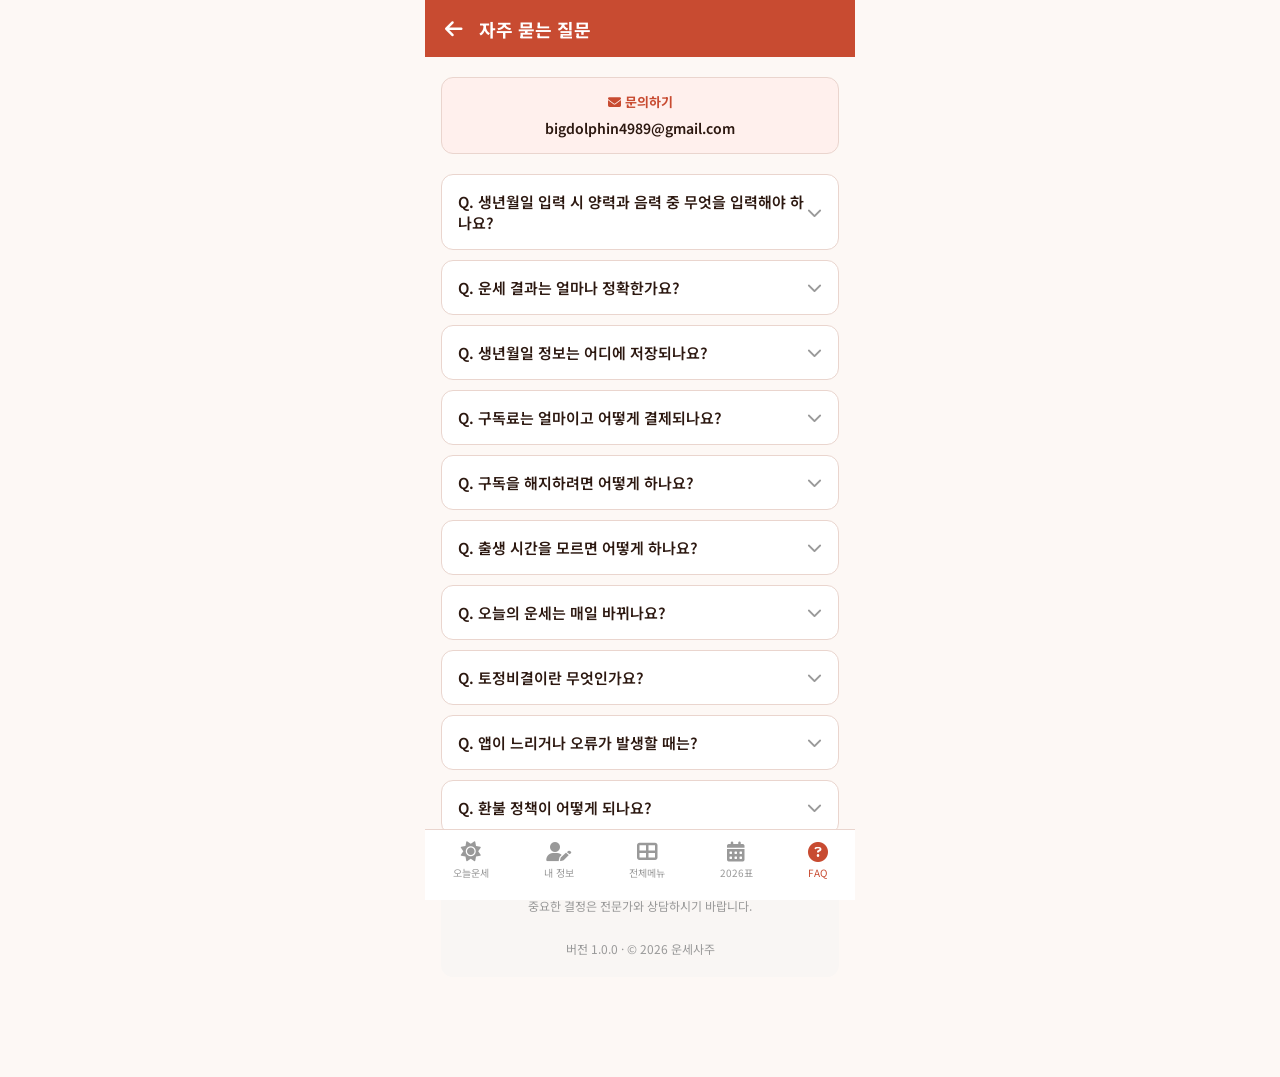
<file: unsesaju2/pages/faq.html>
<!DOCTYPE html>
<html lang="ko">
<head>
<meta charset="UTF-8">
<meta name="viewport" content="width=device-width, initial-scale=1.0, maximum-scale=1.0, user-scalable=no">
<title>FAQ</title>
<link rel="stylesheet" href="https://cdn.jsdelivr.net/npm/@fortawesome/fontawesome-free@6.4.0/css/all.min.css">
<link href="https://fonts.googleapis.com/css2?family=Noto+Sans+KR:wght@400;500;700&display=swap" rel="stylesheet">
<link rel="stylesheet" href="../css/style.css">
</head>
<body>
<div class="page-header">
  <a href="../index.html" class="back-btn"><i class="fas fa-arrow-left"></i></a>
  <h1>자주 묻는 질문</h1>
</div>
<div class="page-content">

  <div style="background:#FFF0ED;border:1px solid #EAD5CE;border-radius:12px;padding:14px 16px;margin-bottom:20px;text-align:center;">
    <p style="font-size:13px;color:#C84B31;font-weight:700;margin-bottom:4px;"><i class="fas fa-envelope"></i> 문의하기</p>
    <a href="mailto:bigdolphin4989@gmail.com" style="font-size:14px;color:#2C1810;font-weight:600;text-decoration:none;">bigdolphin4989@gmail.com</a>
  </div>

  <div id="faq-list"></div>

  <div style="text-align:center;margin-top:20px;padding:18px;background:#f9f6f4;border-radius:12px;">
    <p style="font-size:12px;color:#999;line-height:1.8;">
      운세사주 앱은 오락 및 참고 목적으로 제공됩니다.<br>
      중요한 결정은 전문가와 상담하시기 바랍니다.<br><br>
      버전 1.0.0 · © 2026 운세사주
    </p>
  </div>
</div>

<nav class="bottom-nav">
  <a href="today.html" class="nav-item"><i class="fas fa-sun"></i><span>오늘운세</span></a>
  <a href="input.html" class="nav-item"><i class="fas fa-user-edit"></i><span>내 정보</span></a>
  <a href="../index.html" class="nav-item"><i class="fas fa-th-large"></i><span>전체메뉴</span></a>
  <a href="chart2026.html" class="nav-item"><i class="fas fa-calendar-alt"></i><span>2026표</span></a>
  <a href="faq.html" class="nav-item active"><i class="fas fa-question-circle"></i><span>FAQ</span></a>
</nav>

<script>
const FAQS=[
  {q:'생년월일 입력 시 양력과 음력 중 무엇을 입력해야 하나요?',
   a:'사주의 원칙은 음력(陰曆)입니다. 하지만 현재 음력 생년월일을 정확히 모르시는 분이 많아, 양력으로 입력하시면 앱이 자동으로 음력으로 변환하여 사주를 분석합니다. 음력을 직접 입력하고 싶으시면 "음력 입력" 탭을 선택하시면 됩니다.'},
  {q:'운세 결과는 얼마나 정확한가요?',
   a:'운세사주는 동양 철학과 사주 이론을 바탕으로 한 풀이을 제공합니다. 수천 년의 동양 철학과 사주 이론을 바탕으로 분석하지만, 오락 및 참고 목적으로 이용하시기 바랍니다. 중요한 결정은 전문 사주 상담사와 상의하세요.'},
  {q:'생년월일 정보는 어디에 저장되나요?',
   a:'입력한 생년월일은 오직 사용자의 기기(스마트폰)에만 저장됩니다. 외부 서버로 전송되거나 제3자에게 공유되지 않습니다. 앱을 삭제하면 모든 데이터가 삭제됩니다.'},
  {q:'구독료는 얼마이고 어떻게 결제되나요?',
   a:'월 3,000원이며 매월 자동으로 결제됩니다. 구글 플레이 인앱결제로 처리되어 휴대폰 요금에 자동이체되거나 카드로 결제할 수 있습니다. 해지하면 당월 말까지 이용 가능합니다.'},
  {q:'구독을 해지하려면 어떻게 하나요?',
   a:'구글 플레이스토어 → 프로필 아이콘 → 결제 및 구독 → 구독 관리에서 언제든지 해지할 수 있습니다. 해지 후에도 당월 말까지 모든 기능을 이용할 수 있습니다.'},
  {q:'출생 시간을 모르면 어떻게 하나요?',
   a:'출생 시간을 모르시는 경우 "모름"을 선택해주세요. 출생 시간 없이도 사주 분석이 가능합니다. 다만 시주(時柱)가 포함되지 않아 일부 분석의 정확도가 낮아질 수 있습니다.'},
  {q:'오늘의 운세는 매일 바뀌나요?',
   a:'네, 오늘의 운세는 일진(日辰)에 따라 매일 자동으로 갱신됩니다. 사용자의 생년월일과 결합하여 개인화된 운세를 제공합니다.'},
  {q:'토정비결이란 무엇인가요?',
   a:'토정비결은 조선시대 학자 이지함이 창시한 전통 점술로, 생년·월·일을 기반으로 지팡이를 던져 나오는 수의 조합으로 운세를 풀이하는 방법입니다. 매년 새해에 한 해 운세를 보는 전통 문화입니다.'},
  {q:'앱이 느리거나 오류가 발생할 때는?',
   a:'앱을 완전히 종료 후 재실행해주세요. 문제가 지속되면 bigdolphin4989@gmail.com으로 문의해주시면 신속히 처리해드리겠습니다.'},
  {q:'환불 정책이 어떻게 되나요?',
   a:'구글 플레이 구독의 경우 첫 결제 후 48시간 이내에 구글 플레이 고객센터를 통해 환불 요청이 가능합니다. 이후에는 구글 플레이 환불 정책에 따라 처리됩니다.'}
];

const list=document.getElementById('faq-list');
list.innerHTML=FAQS.map((f,i)=>`
  <div class="faq-item" onclick="this.classList.toggle('open')">
    <div class="faq-q"><span>Q. ${f.q}</span><i class="fas fa-chevron-down faq-arrow"></i></div>
    <div class="faq-a">A. ${f.a}</div>
  </div>`).join('');
</script>
</body>
</html>
</file>
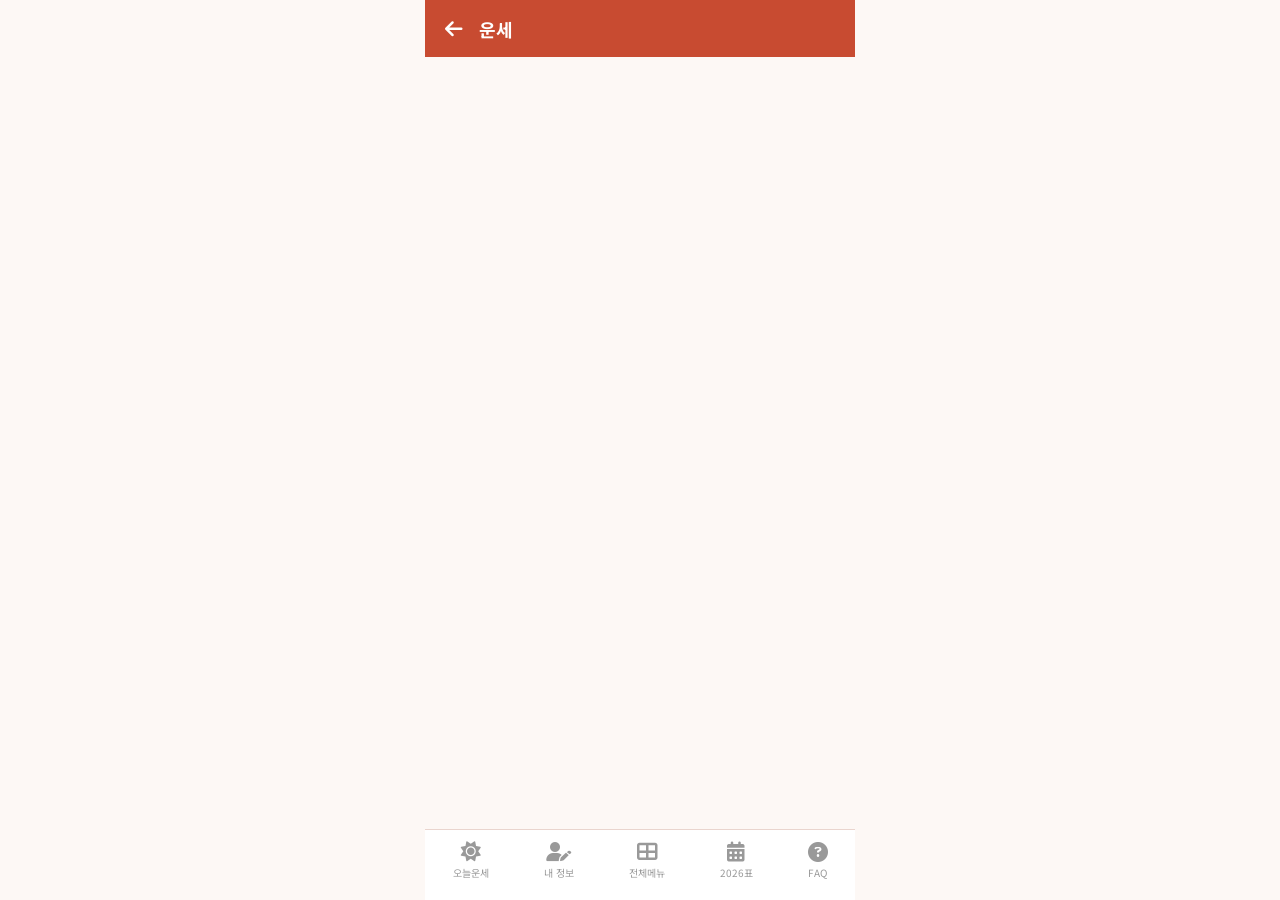
<file: unsesaju2/pages/fortune.html>
<!DOCTYPE html>
<html lang="ko">
<head>
<meta charset="UTF-8">
<meta name="viewport" content="width=device-width, initial-scale=1.0, maximum-scale=1.0, user-scalable=no">
<title>운세 결과</title>
<link rel="stylesheet" href="https://cdn.jsdelivr.net/npm/@fortawesome/fontawesome-free@6.4.0/css/all.min.css">
<link href="https://fonts.googleapis.com/css2?family=Noto+Sans+KR:wght@400;500;700&display=swap" rel="stylesheet">
<link rel="stylesheet" href="../css/style.css">
<style>
.user-tag{background:var(--primary-light);border:1px solid var(--border);border-radius:12px;padding:12px 14px;margin-bottom:14px;display:flex;align-items:center;gap:10px;}
.user-tag .av{width:44px;height:44px;border-radius:50%;background:var(--primary);display:flex;align-items:center;justify-content:center;color:#fff;font-size:20px;flex-shrink:0;}
.user-tag .un{font-size:15px;font-weight:700;color:var(--text);}
.user-tag .ub{font-size:12px;color:var(--text-muted);margin-top:2px;}

/* 사주팔자표 */
.saju-table{background:#fff;border:1px solid var(--border);border-radius:14px;padding:16px;margin-bottom:14px;}
.saju-table h3{font-size:15px;color:var(--primary);margin-bottom:12px;display:flex;align-items:center;gap:8px;}
.pillars{display:grid;grid-template-columns:repeat(4,1fr);gap:8px;}
.pillar{background:var(--primary-light);border-radius:10px;padding:10px 6px;text-align:center;}
.pillar-name{font-size:11px;color:var(--text-muted);margin-bottom:6px;}
.pillar-stem{font-size:22px;font-weight:700;color:var(--primary);line-height:1;}
.pillar-branch{font-size:18px;font-weight:600;color:#5D3A1A;margin-top:4px;}
.pillar-kr{font-size:10px;color:var(--text-muted);margin-top:4px;}
.ohaeng-row{display:flex;gap:6px;margin-top:10px;flex-wrap:wrap;}
.ohaeng-tag{padding:4px 10px;border-radius:20px;font-size:11px;font-weight:600;}

.score-row{display:flex;align-items:center;gap:14px;padding:14px;background:var(--primary-light);border-radius:12px;margin-bottom:14px;border:1px solid var(--border);}
.sc-circle{width:74px;height:74px;border-radius:50%;background:#fff;border:3px solid var(--primary);display:flex;flex-direction:column;align-items:center;justify-content:center;flex-shrink:0;}
.sc-num{font-size:24px;font-weight:700;color:var(--primary);line-height:1;}
.sc-unit{font-size:10px;color:var(--primary);}

.rc{background:#fff;border:1px solid var(--border);border-radius:14px;padding:18px;margin-bottom:12px;}
.rc h3{font-size:15px;color:var(--primary);margin-bottom:10px;display:flex;align-items:center;gap:8px;}
.rc p{font-size:14px;line-height:1.9;color:var(--text);}

.lucky-grid{display:grid;grid-template-columns:repeat(4,1fr);gap:8px;margin-bottom:14px;}
.li{background:#fff;border:1px solid var(--border);border-radius:10px;padding:10px 4px;text-align:center;}
.licon{font-size:18px;margin-bottom:3px;}
.ll{font-size:10px;color:#999;}
.lv{font-size:12px;font-weight:600;color:var(--text);margin-top:2px;}

.lock-wrap{position:relative;margin-bottom:14px;border-radius:14px;overflow:hidden;}
.lock-blur{background:#fff;border:1px solid var(--border);border-radius:14px;padding:18px;filter:blur(5px);user-select:none;pointer-events:none;max-height:110px;overflow:hidden;}
.lock-blur p{font-size:14px;line-height:1.9;color:var(--text);}
.lock-over{position:absolute;inset:0;display:flex;flex-direction:column;align-items:center;justify-content:center;background:rgba(253,248,245,.9);padding:20px;text-align:center;border-radius:14px;}
.lock-over h4{font-size:16px;font-weight:700;color:var(--text);margin-bottom:6px;}
.lock-over p{font-size:13px;color:var(--text-light);line-height:1.6;margin-bottom:14px;}
.sbtn{background:var(--primary);color:#fff;border:none;border-radius:12px;padding:13px 20px;font-size:15px;font-weight:700;cursor:pointer;font-family:inherit;width:100%;}
.snote{font-size:11px;color:var(--text-muted);margin-top:7px;}

.ldbox{text-align:center;padding:48px 20px;background:#fff;border:1px solid var(--border);border-radius:14px;margin-bottom:14px;}
.ldbox i{font-size:40px;color:var(--primary);animation:spin 1s linear infinite;}
.ldbox p{margin-top:12px;color:var(--text-muted);font-size:14px;}
.ldbox small{display:block;margin-top:6px;color:#bbb;font-size:12px;}
@keyframes spin{to{transform:rotate(360deg);}}

/* MBTI 사주 카드 */
.compat-saju{background:#fff;border:1px solid var(--border);border-radius:14px;padding:16px;margin-bottom:14px;}
.compat-saju h3{font-size:15px;color:var(--primary);margin-bottom:12px;}
.compat-grid{display:grid;grid-template-columns:1fr 1fr;gap:10px;}
.compat-person{background:var(--primary-light);border-radius:10px;padding:12px;text-align:center;}
.compat-person .cp-name{font-size:13px;font-weight:700;color:var(--text);margin-bottom:6px;}
.compat-person .cp-mbti{font-size:20px;font-weight:700;color:var(--primary);}
.compat-person .cp-desc{font-size:11px;color:var(--text-muted);margin-top:4px;}
</style>
</head>
<body>
<div class="page-header">
  <a href="../index.html" class="back-btn"><i class="fas fa-arrow-left"></i></a>
  <h1 id="page-title">운세</h1>
  <span id="pbadge" style="font-size:11px;opacity:.85;"></span>
</div>
<div class="page-content"><div id="area"></div></div>
<nav class="bottom-nav">
  <a href="today.html" class="nav-item"><i class="fas fa-sun"></i><span>오늘운세</span></a>
  <a href="input.html" class="nav-item"><i class="fas fa-user-edit"></i><span>내 정보</span></a>
  <a href="../index.html" class="nav-item"><i class="fas fa-th-large"></i><span>전체메뉴</span></a>
  <a href="chart2026.html" class="nav-item"><i class="fas fa-calendar-alt"></i><span>2026표</span></a>
  <a href="faq.html" class="nav-item"><i class="fas fa-question-circle"></i><span>FAQ</span></a>
</nav>
<script src="../js/lunar.js"></script>
<script src="../js/main.js"></script>
<script src="../js/premium.js"></script>
<script>
const TYPE = new URLSearchParams(location.search).get('type') || 'destiny';
const TITLES = {destiny:'운명',wealth:'재물운',love:'애정운',health:'건강운',career:'직업운',bigluck:'대운시기',tojeong:'토정비결',mbti:'MBTI 궁합'};
const CATNAMES = {destiny:'운명/전체운세',wealth:'재물운',love:'애정운',health:'건강운',career:'직업운/사업운',bigluck:'대운시기/10년운세'};

const STEMS = ['甲','乙','丙','丁','戊','己','庚','辛','壬','癸'];
const BRANCHES = ['子','丑','寅','卯','辰','巳','午','未','申','酉','戌','亥'];
const ZODIACS = ['쥐','소','호랑이','토끼','용','뱀','말','양','원숭이','닭','개','돼지'];
const STEM_KR = ['갑','을','병','정','무','기','경','신','임','계'];
const BRANCH_KR = ['자','축','인','묘','진','사','오','미','신','유','술','해'];
const OHAENG = ['목','목','화','화','토','토','금','금','수','수'];
const OHAENG_COLOR = ['#4CAF50','#4CAF50','#F44336','#F44336','#FF9800','#FF9800','#9E9E9E','#9E9E9E','#2196F3','#2196F3'];

document.getElementById('page-title').textContent = TITLES[TYPE] || '운세';
if (checkPremium()) document.getElementById('pbadge').textContent = '👑 구독중';

const p = JSON.parse(localStorage.getItem('fortune_profiles') || '[]')[0];
const area = document.getElementById('area');

// 사주 계산
function calcSaju(year, month, day, hour) {
  const yIdx = ((year - 4) % 10 + 10) % 10;
  const ybIdx = ((year - 4) % 12 + 12) % 12;
  // 월주 (간략 계산)
  const mIdx = ((year * 12 + month + 3) % 10 + 10) % 10;
  const mbIdx = ((month + 1) % 12);
  // 일주
  const base = new Date(2000, 0, 7);
  const diff = Math.floor((new Date(year, month-1, day) - base) / 86400000);
  const dIdx = ((diff % 10) + 10) % 10;
  const dbIdx = ((diff % 12) + 12) % 12;
  // 시주
  const hIdx = hour === -1 ? -1 : ((dIdx * 2 + Math.floor(hour / 2)) % 10 + 10) % 10;
  const hbIdx = hour === -1 ? -1 : (Math.floor((hour + 1) / 2) % 12);

  return {
    year:  { stem: STEMS[yIdx],  branch: BRANCHES[ybIdx], stemKr: STEM_KR[yIdx],  branchKr: BRANCH_KR[ybIdx], ohaeng: OHAENG[yIdx],  color: OHAENG_COLOR[yIdx]  },
    month: { stem: STEMS[mIdx],  branch: BRANCHES[mbIdx], stemKr: STEM_KR[mIdx],  branchKr: BRANCH_KR[mbIdx], ohaeng: OHAENG[mIdx],  color: OHAENG_COLOR[mIdx]  },
    day:   { stem: STEMS[dIdx],  branch: BRANCHES[dbIdx], stemKr: STEM_KR[dIdx],  branchKr: BRANCH_KR[dbIdx], ohaeng: OHAENG[dIdx],  color: OHAENG_COLOR[dIdx]  },
    hour:  hIdx === -1 ? null : { stem: STEMS[hIdx], branch: BRANCHES[hbIdx], stemKr: STEM_KR[hIdx], branchKr: BRANCH_KR[hbIdx], ohaeng: OHAENG[hIdx], color: OHAENG_COLOR[hIdx] }
  };
}

// 사주팔자표 HTML 생성
function renderSajuTable(saju, name) {
  const pillars = [
    { label: '시주(時)', data: saju.hour, empty: saju.hour === null },
    { label: '일주(日)', data: saju.day },
    { label: '월주(月)', data: saju.month },
    { label: '연주(年)', data: saju.year }
  ];
  return `
    <div class="saju-table">
      <h3><i class="fas fa-table"></i> ${name}님의 사주팔자</h3>
      <div class="pillars">
        ${pillars.map(pl => pl.empty ? `
          <div class="pillar" style="opacity:.4;">
            <div class="pillar-name">${pl.label}</div>
            <div class="pillar-stem" style="font-size:16px;">?</div>
            <div class="pillar-branch">?</div>
            <div class="pillar-kr">시간 모름</div>
          </div>` : `
          <div class="pillar">
            <div class="pillar-name">${pl.label}</div>
            <div class="pillar-stem" style="color:${pl.data.color}">${pl.data.stem}</div>
            <div class="pillar-branch">${pl.data.branch}</div>
            <div class="pillar-kr">${pl.data.stemKr}${pl.data.branchKr}</div>
          </div>`).join('')}
      </div>
      <div class="ohaeng-row">
        ${[saju.year, saju.month, saju.day, saju.hour].filter(Boolean).map(p =>
          `<span class="ohaeng-tag" style="background:${p.color}22;color:${p.color};border:1px solid ${p.color}44;">${p.ohaeng}(${p.stemKr})</span>`
        ).join('')}
      </div>
    </div>`;
}

// 기본 운세 데이터
const BASE = {
  destiny:{score:82,summary:'변화와 성장의 기운이 강한 사주',p1:'강한 의지력과 실행력을 지닌 사주로 한번 마음먹은 일은 반드시 이루는 기질이 있습니다. 2026년 병오년은 전반적으로 길한 기운이 흐르며 오랫동안 준비해온 일들이 결실을 맺기 시작하는 시기입니다. 봄에는 귀인을 만날 기운이 강하니 새로운 만남을 적극적으로 맞이하세요.',p2:'상반기(1~6월)에는 새로운 인연과 기회가 찾아옵니다. 특히 3월과 5월이 가장 길한 시기로 중요한 결정은 이 시기에 맞추는 것이 유리합니다. 하반기(7~12월)에는 노력의 결실이 눈에 보이는 결과로 나타납니다. 9월에 귀인을 만날 가능성이 높으며 10~11월은 직업적으로 중요한 변화가 일어날 수 있습니다.',adv:'오전에 중요한 일을 처리하세요. 충동적인 결정은 삼가고 신중하게 행동하면 좋은 결과를 얻습니다.',lc:'빨간색',ln:'3, 9',ld:'남쪽',lf:'나물류'},
  wealth:{score:74,summary:'꾸준한 노력으로 재물이 쌓이는 해',p1:'재물운은 큰 기복 없이 꾸준하게 흐르는 흐름입니다. 갑작스러운 횡재보다는 성실한 노력으로 조금씩 쌓아가는 스타일로 장기적으로 안정적인 재물을 모을 수 있습니다.',p2:'상반기 3~5월 사이에 예상치 못한 수입이 들어올 가능성이 있습니다. 하반기에는 부동산이나 저축에 관심을 가져볼 만합니다. 충동적인 투자는 삼가고 안전한 상품 위주로 재테크를 시작하면 연말에 좋은 성과를 볼 수 있습니다.',adv:'충동 지출을 삼가세요. 소규모 저축부터 차근차근 시작하면 연말에 좋은 결과를 볼 수 있습니다.',lc:'노란색',ln:'2, 8',ld:'북쪽',lf:'두부류'},
  love:{score:78,summary:'따뜻한 인연이 찾아오는 시기',p1:'애정운이 활발하게 움직이는 시기입니다. 타인을 배려하는 따뜻한 마음씨가 좋은 인연을 끌어당기는 원동력이 됩니다. 2026년 봄에 특별한 만남의 기운이 있습니다.',p2:'상반기 3~5월에 새로운 인연이 생길 확률이 매우 높습니다. 소개팅이나 모임에 적극 참여하세요. 하반기에는 연인이 있으신 분은 관계가 한 단계 더 발전할 수 있는 기회가 옵니다.',adv:'소개팅이나 모임에 적극 참여하세요. 솔직한 감정 표현이 관계 발전의 열쇠입니다.',lc:'분홍색',ln:'4, 9',ld:'동쪽',lf:'딸기류'},
  health:{score:88,summary:'활력이 넘치는 건강한 사주',p1:'건강운이 매우 좋은 편입니다. 기초 체력이 강하고 회복력이 빠른 사주로 꾸준한 운동 습관만 들인다면 건강하게 지낼 수 있습니다.',p2:'상반기 봄철 환절기(3~4월) 호흡기 건강에 주의가 필요합니다. 하반기에는 에너지가 최고조에 달합니다. 여름에는 충분한 수분을 섭취하고 가을부터는 규칙적인 운동을 시작하면 체력이 크게 향상됩니다.',adv:'봄철 환절기 건강에 주의하세요. 규칙적인 수면과 충분한 수분 섭취가 건강의 기본입니다.',lc:'초록색',ln:'1, 6',ld:'동쪽',lf:'채소류'},
  career:{score:80,summary:'능력을 인정받는 직업운 상승',p1:'직업운이 상승하고 있는 시기입니다. 그동안 묵묵히 쌓아온 실력이 빛을 발하기 시작하며 주변에서 능력을 인정받는 기회가 찾아옵니다.',p2:'상반기 4월에 이직이나 승진의 기회가 올 수 있습니다. 하반기에는 팀 프로젝트나 협업에서 리더십을 발휘할 기회가 생깁니다. 전문성을 높이는 자격증 취득이나 공부를 시작하면 내년에 큰 도움이 됩니다.',adv:'인맥 관리에 신경 쓰세요. 전문성을 높이는 꾸준한 노력이 직업운 상승의 열쇠입니다.',lc:'파란색',ln:'5, 0',ld:'서쪽',lf:'견과류'},
  bigluck:{score:85,summary:'10년 대운 상승기',p1:'현재 대운(大運)의 흐름이 매우 좋습니다. 지금 시기는 인생의 중요한 전환점으로 새로운 도전을 시작하기에 최적의 시기입니다.',p2:'향후 10년간 재물운과 명예운이 함께 상승합니다. 처음 3년은 새로운 기회가 집중적으로 찾아오는 시기로 이 기회를 놓치지 않도록 준비를 철저히 해두세요.',adv:'큰 결정은 신중하게 하되 두려워하지 마세요. 주변의 귀인을 잘 활용하고 건강을 최우선으로 하세요.',lc:'금색',ln:'8, 9',ld:'남동쪽',lf:'한우'},
};

// XMLHttpRequest로 Gemini 호출
function callGemini(prompt, onSuccess, onFail) {
  const xhr = new XMLHttpRequest();
  xhr.open('POST',
    'https://generativelanguage.googleapis.com/v1beta/models/gemini-2.0-flash:generateContent?key=' + GEMINI_API_KEY,
    true);
  xhr.setRequestHeader('Content-Type', 'application/json');
  xhr.timeout = 25000;
  xhr.ontimeout = onFail;
  xhr.onerror = onFail;
  xhr.onload = function() {
    if (xhr.status === 200) {
      try {
        const d = JSON.parse(xhr.responseText);
        const raw = (d.candidates?.[0]?.content?.parts?.[0]?.text || '')
          .replace(/```json|```/gi, '').trim();
        const s = raw.indexOf('{'), e = raw.lastIndexOf('}');
        onSuccess(JSON.parse(raw.slice(s, e+1)));
      } catch(e) { onFail(); }
    } else { onFail(); }
  };
  xhr.send(JSON.stringify({
    contents: [{parts: [{text: prompt}]}],
    generationConfig: {temperature: 0.8, maxOutputTokens: 2048}
  }));
}

// 프로필 없으면 입력 유도
if (!p && TYPE !== 'tojeong' && TYPE !== 'mbti') {
  area.innerHTML = `<div style="text-align:center;padding:40px 20px;background:#fff;border:1px solid var(--border);border-radius:16px;">
    <i class="fas fa-user-plus" style="font-size:40px;color:var(--primary);margin-bottom:12px;display:block;"></i>
    <h3 style="margin-bottom:8px;">내 정보를 먼저 입력해주세요</h3>
    <p style="font-size:13px;color:#999;margin-bottom:16px;line-height:1.6;">생년월일을 등록하면 맞춤 운세를 볼 수 있습니다</p>
    <a href="input.html" class="btn-primary" style="text-decoration:none;display:block;padding:14px;">내 정보 입력하기</a>
  </div>`;
} else if (TYPE === 'tojeong') {
  renderTojeong();
} else if (TYPE === 'mbti') {
  renderMbti();
} else {
  startFortune();
}

function startFortune() {
  const isPro = checkPremium();
  const name = p.name || '사용자';
  const yp = { stem: STEMS[((p.year-4)%10+10)%10], branch: BRANCHES[((p.year-4)%12+12)%12], animal: ZODIACS[((p.year-4)%12+12)%12] };
  const base = BASE[TYPE] || BASE.destiny;
  const saju = calcSaju(p.year, p.month, p.day, p.hour !== undefined ? p.hour : -1);

  // 사주표 + 로딩
  area.innerHTML =
    `<div class="user-tag">
      <div class="av"><i class="fas fa-user" style="font-size:20px;"></i></div>
      <div><div class="un">${name}님의 ${TITLES[TYPE]}</div>
      <div class="ub">음력 ${p.year}년 ${p.month}월 ${p.day}일 · ${yp.animal}띠 · 2026년 기준</div></div>
    </div>` +
    renderSajuTable(saju, name) +
    `<div class="ldbox" id="loading-box">
      <i class="fas fa-yin-yang"></i>
      <p>${name}님의 사주를 사주를 풀이하고 있어요</p>
      <small>잠시만 기다려 주세요...</small>
    </div>`;

  const prompt = `당신은 30년 경력 전문 사주 해설가입니다.
[사주 정보]
- 이름: ${name}
- 음력 생년월일: ${p.year}년 ${p.month}월 ${p.day}일
- 출생시간: ${(p.hour===-1||p.hour==='-1')?'모름':p.hour+'시'}
- 성별: ${p.gender==='M'?'남성':'여성'}
- 분석분야: ${CATNAMES[TYPE]||'전체운세'}
- 기준연도: 2026년

반드시 아래 JSON 형식만 출력하세요 (백틱 마크다운 절대 금지):
{"score":82,"summary":"한줄요약20자이내","preview":"${name}님 이름포함 무료미리보기150자","detail1":"상반기상세운세300자이상","detail2":"하반기상세운세300자이상","advice":"조언및주의사항100자","lucky_color":"색상","lucky_number":"숫자두개","lucky_direction":"방위","lucky_food":"음식"}`;

  callGemini(prompt,
    function(data) { showResult(data, saju, name, yp, isPro, base); },
    function() { showResult(null, saju, name, yp, isPro, base); }
  );
}

function showResult(data, saju, name, yp, isPro, base) {
  const score = data?.score || base.score;
  const summary = data?.summary || base.summary;
  const preview = data?.preview || base.p1;
  const detail1 = data?.detail1 || base.p2;
  const detail2 = data?.detail2 || '';
  const advice = data?.advice || base.adv;
  const lc = data?.lucky_color || base.lc;
  const ln = data?.lucky_number || base.ln;
  const ld = data?.lucky_direction || base.ld;
  const lf = data?.lucky_food || base.lf;

  let html =
    `<div class="user-tag">
      <div class="av"><i class="fas fa-user" style="font-size:20px;"></i></div>
      <div><div class="un">${name}님의 ${TITLES[TYPE]}</div>
      <div class="ub">음력 ${p.year}년 ${p.month}월 ${p.day}일 · ${yp.animal}띠 · 2026년 기준</div></div>
    </div>` +
    renderSajuTable(saju, name) +
    `<div class="score-row">
      <div class="sc-circle"><div class="sc-num">${score}</div><div class="sc-unit">점</div></div>
      <div style="flex:1;">
        <div style="font-size:15px;font-weight:700;color:var(--primary);margin-bottom:4px;">${summary}</div>
        <div style="font-size:13px;color:var(--text);line-height:1.6;">${name}님의 2026년 ${TITLES[TYPE]}을 풀이했습니다.</div>
      </div>
    </div>
    <div class="rc"><h3><i class="fas fa-star"></i> ${name}님의 ${TITLES[TYPE]} 분석</h3><p>${preview}</p></div>
    <div class="lucky-grid">
      <div class="li"><div class="licon">🎨</div><div class="ll">행운 색</div><div class="lv">${lc}</div></div>
      <div class="li"><div class="licon">🔢</div><div class="ll">행운 숫자</div><div class="lv">${ln}</div></div>
      <div class="li"><div class="licon">🧭</div><div class="ll">행운 방위</div><div class="lv">${ld}</div></div>
      <div class="li"><div class="licon">🌿</div><div class="ll">행운 음식</div><div class="lv">${lf}</div></div>
    </div>`;

  if (isPro) {
    html += `<div class="rc"><h3><i class="fas fa-book-open"></i> 상반기 상세 운세 (1~6월)</h3><p>${detail1}</p></div>`;
    if (detail2) html += `<div class="rc"><h3><i class="fas fa-book-open"></i> 하반기 상세 운세 (7~12월)</h3><p>${detail2}</p></div>`;
    html += `<div class="rc"><h3><i class="fas fa-lightbulb"></i> 조언 및 주의사항</h3><p>${advice}</p></div>`;
  } else {
    html += `<div class="lock-wrap">
      <div class="lock-blur"><p>${detail1}</p></div>
      <div class="lock-over">
        <div style="font-size:30px;margin-bottom:8px;">🔒</div>
        <h4>${name}님, 상세 운세가 궁금하시죠?</h4>
        <p>상반기·하반기 상세 분석,<br>월별 운세, 주의사항까지<br>모두 확인하세요</p>
        <button onclick="location.href='premium.html'" class="sbtn">월 3,000원으로 전체 보기</button>
        <div class="snote">📱 자동이체 · 언제든 해지 가능</div>
      </div>
    </div>`;
  }

  html += `<div style="display:grid;grid-template-columns:1fr 1fr;gap:10px;margin-top:4px;">
    <a href="../index.html" class="btn-outline" style="display:block;text-align:center;text-decoration:none;padding:13px;">← 다른 운세</a>
    <button onclick="location.reload()" class="btn-primary" style="padding:13px;"><i class="fas fa-redo"></i> 다시 분석</button>
  </div>`;

  area.innerHTML = html;
}

// ===== 토정비결 =====
let sticks = [], throwCnt = 0;
function renderTojeong() {
  const name = p ? p.name||'사용자' : '사용자';
  const saju = p ? calcSaju(p.year, p.month, p.day, p.hour||(-1)) : null;
  area.innerHTML =
    `<div class="user-tag"><div class="av">🎲</div>
    <div><div class="un">${name}님의 토정비결</div><div class="ub">지팡이를 6번 던져 운세를 확인하세요</div></div></div>` +
    (saju ? renderSajuTable(saju, name) : '') +
    `<div style="text-align:center;background:#fff;border:1px solid var(--border);border-radius:14px;padding:24px;">
      <p style="font-size:14px;color:#6B4F3A;margin-bottom:16px;">지팡이를 던질 때마다 1~4개가 나옵니다</p>
      <div id="sd" style="display:flex;justify-content:center;gap:12px;margin:16px 0;min-height:80px;align-items:flex-end;"></div>
      <button id="tbtn" onclick="throwStick()" style="width:66px;height:66px;border-radius:50%;border:2px solid #C84B31;background:#fff;font-size:28px;cursor:pointer;">🎲</button>
      <p style="margin-top:10px;font-size:13px;color:#999;">던지기 <span id="tc">0</span>/6</p>
    </div>
    <div id="tr"></div>`;
}
function throwStick() {
  if (throwCnt >= 6) return;
  const n = Math.floor(Math.random()*4)+1;
  sticks.push(n); throwCnt++;
  document.getElementById('tc').textContent = throwCnt;
  document.getElementById('sd').innerHTML = sticks.map(n =>
    `<div style="text-align:center;"><div style="width:13px;height:${40+n*10}px;background:#C84B31;border-radius:6px;margin:0 auto 4px;"></div><div style="font-size:13px;font-weight:700;color:#C84B31;">${n}</div></div>`
  ).join('');
  if (throwCnt === 6) {
    document.getElementById('tbtn').disabled = true;
    document.getElementById('tbtn').style.opacity = '.4';
    const r = getTojeongResult(sticks);
    document.getElementById('tr').innerHTML =
      `<div style="text-align:center;background:#FFF0ED;border-radius:16px;padding:24px;margin-top:14px;border:1px solid var(--border);">
        <div style="font-size:42px;margin-bottom:8px;">${r.icon}</div>
        <div style="font-size:24px;font-weight:700;color:#C84B31;margin-bottom:10px;">${r.grade}</div>
        <div style="font-size:14px;color:#2C1810;line-height:1.8;">${r.msg}</div>
        <div style="margin-top:8px;font-size:13px;color:#999;">합계: ${sticks.reduce((a,b)=>a+b,0)}점</div>
      </div>
      <button onclick="sticks=[];throwCnt=0;renderTojeong();" class="btn-outline" style="margin-top:12px;">다시 던지기</button>`;
  }
}

// ===== MBTI 궁합 =====
const MBTI_DATA = {
  'ISTJ':{best:['ESTJ','ISFJ','INTJ'],good:['ISTP','ENTJ'],bad:['ENFP','ESFP'],desc:'신뢰할 수 있는 현실주의자'},
  'ISFJ':{best:['ISFJ','ISTJ','ESFJ'],good:['INFJ','ESTJ'],bad:['ENTP','ENTJ'],desc:'따뜻한 수호자'},
  'INFJ':{best:['ENFJ','INFP','INTJ'],good:['ISFJ','ENTP'],bad:['ESTP','ESFP'],desc:'선의의 옹호자'},
  'INTJ':{best:['INTJ','ENTJ','INFJ'],good:['ISTJ','ENTP'],bad:['ESFJ','ISFP'],desc:'용의주도한 전략가'},
  'ISTP':{best:['ESTP','ISTJ','INTP'],good:['ISFP','ENTP'],bad:['ENFJ','ESFJ'],desc:'만능 재주꾼'},
  'ISFP':{best:['ESFP','ISFJ','INFP'],good:['ISTP','ESFJ'],bad:['ENTJ','ESTJ'],desc:'호기심 많은 예술가'},
  'INFP':{best:['INFJ','ENFP','INTJ'],good:['ISFP','ENTP'],bad:['ESTJ','ESTP'],desc:'열정적인 중재자'},
  'INTP':{best:['ENTP','INTJ','INFP'],good:['ISTP','ENTJ'],bad:['ESFJ','ESTJ'],desc:'논리적인 사색가'},
  'ESTP':{best:['ISTP','ESTJ','ESFP'],good:['ENTP','ISFP'],bad:['INFJ','INFP'],desc:'에너지 넘치는 활동가'},
  'ESFP':{best:['ISFP','ESFJ','ESTP'],good:['ENFP','ISFJ'],bad:['INTJ','INFJ'],desc:'자유로운 영혼'},
  'ENFP':{best:['INFP','ENFJ','ENTP'],good:['ESFP','INFJ'],bad:['ISTJ','ISFJ'],desc:'열정적인 활동가'},
  'ENTP':{best:['ENTJ','INTP','ENFP'],good:['ESTP','INFJ'],bad:['ISFJ','ESFJ'],desc:'논쟁을 즐기는 변론가'},
  'ESTJ':{best:['ISTJ','ESTP','ESFJ'],good:['ENTJ','ISFJ'],bad:['INFP','ISFP'],desc:'엄격한 관리자'},
  'ESFJ':{best:['ISFJ','ESFP','ESTJ'],good:['ENFJ','ISFP'],bad:['INTP','INTJ'],desc:'사교적인 외교관'},
  'ENFJ':{best:['INFJ','ENFP','ESFJ'],good:['ENTJ','INFP'],bad:['ISTP','ESTP'],desc:'정의로운 사회운동가'},
  'ENTJ':{best:['INTJ','ENTP','ESTJ'],good:['ENFJ','INTP'],bad:['ISFP','INFP'],desc:'대담한 통솔자'}
};

function getMbtiCompat(t1, t2) {
  const d = MBTI_DATA[t1]; if (!d) return null;
  let score, grade, msg;
  if (d.best.includes(t2))      { score=95; grade='최고의 궁합 ❤️'; msg=`${t1}와 ${t2}는 천생연분! 서로의 장점을 극대화하는 최고의 조합입니다.`; }
  else if (d.good.includes(t2)) { score=80; grade='좋은 궁합 😊';   msg=`${t1}와 ${t2}는 서로 다른 매력을 느끼며 배울 점이 많은 관계입니다.`; }
  else if (d.bad.includes(t2))  { score=45; grade='어려운 궁합 💪'; msg=`${t1}와 ${t2}는 노력이 필요하지만 극복하면 좋은 시너지를 낼 수 있습니다.`; }
  else                           { score=65; grade='보통 궁합 🙂';   msg=`${t1}와 ${t2}는 큰 갈등 없이 무난하게 지낼 수 있는 조합입니다.`; }
  return { score, grade, msg, desc1: d.desc, desc2: MBTI_DATA[t2]?.desc||'' };
}

function renderMbti() {
  const name = p ? p.name||'사용자' : '사용자';
  const saju = p ? calcSaju(p.year, p.month, p.day, p.hour||(-1)) : null;
  const TYPES = ['ISTJ','ISFJ','INFJ','INTJ','ISTP','ISFP','INFP','INTP','ESTP','ESFP','ENFP','ENTP','ESTJ','ESFJ','ENFJ','ENTJ'];
  const opts = TYPES.map(t=>`<option value="${t}">${t}</option>`).join('');

  area.innerHTML =
    `<div class="user-tag"><div class="av">💕</div>
    <div><div class="un">${name}님의 MBTI 궁합</div><div class="ub">나의 MBTI와 상대방 MBTI를 선택하세요</div></div></div>` +
    (saju ? renderSajuTable(saju, name) : '') +
    `<div style="background:#fff;border:1px solid var(--border);border-radius:14px;padding:18px;">
      <div style="display:grid;grid-template-columns:1fr 1fr;gap:12px;margin-bottom:14px;">
        <div>
          <label style="font-size:13px;font-weight:600;color:#2C1810;display:block;margin-bottom:6px;">나의 MBTI</label>
          <select id="t1" style="width:100%;padding:12px;border:1.5px solid var(--border);border-radius:10px;font-size:15px;font-family:inherit;background:#fff;">
            <option value="">선택하세요</option>${opts}
          </select>
        </div>
        <div>
          <label style="font-size:13px;font-weight:600;color:#2C1810;display:block;margin-bottom:6px;">상대방 MBTI</label>
          <select id="t2" style="width:100%;padding:12px;border:1.5px solid var(--border);border-radius:10px;font-size:15px;font-family:inherit;background:#fff;">
            <option value="">선택하세요</option>${opts}
          </select>
        </div>
      </div>
      <button onclick="doMbti()" class="btn-primary" style="padding:14px;">💕 궁합 분석하기</button>
    </div>
    <div id="mr" style="margin-top:14px;"></div>`;
}

function doMbti() {
  const t1 = document.getElementById('t1').value;
  const t2 = document.getElementById('t2').value;
  if (!t1 || !t2) { alert('두 사람의 MBTI를 모두 선택해주세요.'); return; }
  const r = getMbtiCompat(t1, t2);
  if (!r) return;
  const isPro = checkPremium();
  const name = p ? p.name||'' : '';

  let html =
    `<div class="compat-saju">
      <h3><i class="fas fa-heart"></i> 궁합 분석 결과</h3>
      <div class="compat-grid">
        <div class="compat-person">
          <div class="cp-name">${name||'나'}</div>
          <div class="cp-mbti">${t1}</div>
          <div class="cp-desc">${r.desc1}</div>
        </div>
        <div class="compat-person">
          <div class="cp-name">상대방</div>
          <div class="cp-mbti">${t2}</div>
          <div class="cp-desc">${r.desc2}</div>
        </div>
      </div>
    </div>
    <div style="text-align:center;background:#FFF0ED;border-radius:16px;padding:24px;border:1px solid var(--border);margin-bottom:14px;">
      <div style="font-size:42px;font-weight:700;color:#C84B31;">${r.score}%</div>
      <div style="font-size:18px;font-weight:600;margin:8px 0;">${r.grade}</div>
      <div style="font-size:14px;color:#2C1810;line-height:1.8;">${r.msg}</div>
    </div>`;

  if (!isPro) {
    html +=
      `<div style="background:#fff;border:2px solid var(--primary);border-radius:16px;padding:20px;text-align:center;">
        <div style="font-size:26px;margin-bottom:8px;">🔒</div>
        <h4 style="font-size:15px;font-weight:700;color:#2C1810;margin-bottom:6px;">${name?name+'님, 더':'더'} 자세한 궁합이 궁금하시죠?</h4>
        <p style="font-size:13px;color:#6B4F3A;line-height:1.6;margin-bottom:14px;">
          의사소통 방식 · 갈등 해결법<br>장기 관계 전망까지 확인하세요
        </p>
        <button onclick="location.href='premium.html'" class="sbtn">월 3,000원 구독하기</button>
        <div class="snote">📱 자동이체 · 언제든 해지 가능</div>
      </div>`;
  }

  document.getElementById('mr').innerHTML = html;
}
</script>
</body>
</html>
</file>
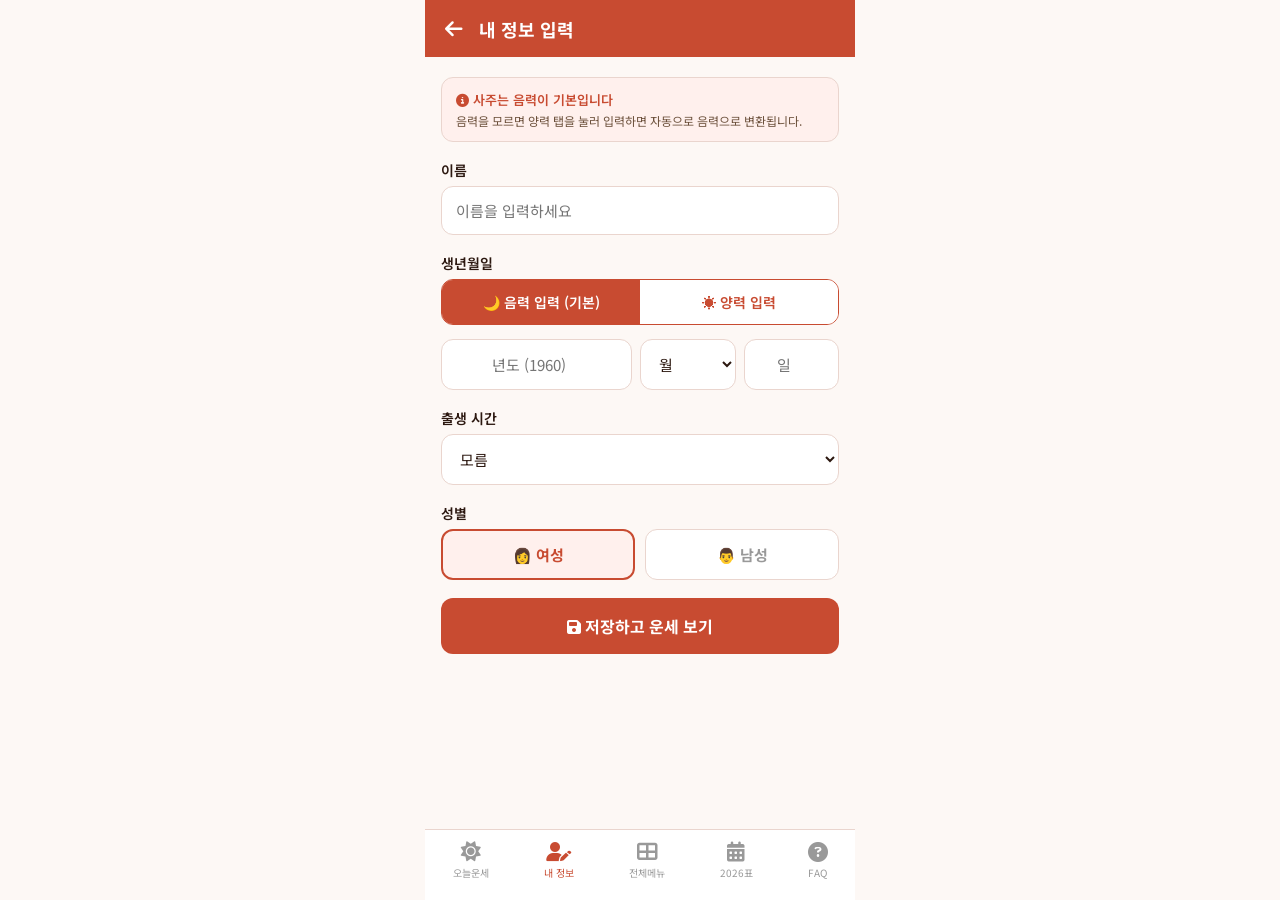
<file: unsesaju2/pages/input.html>
<!DOCTYPE html>
<html lang="ko">
<head>
<meta charset="UTF-8">
<meta name="viewport" content="width=device-width, initial-scale=1.0, maximum-scale=1.0, user-scalable=no">
<title>내 정보 입력</title>
<link rel="stylesheet" href="https://cdn.jsdelivr.net/npm/@fortawesome/fontawesome-free@6.4.0/css/all.min.css">
<link href="https://fonts.googleapis.com/css2?family=Noto+Sans+KR:wght@400;500;700&display=swap" rel="stylesheet">
<link rel="stylesheet" href="../css/style.css">
<style>
.tab-row{display:flex;border:1.5px solid #C84B31;border-radius:12px;overflow:hidden;margin-bottom:14px;}
.tab-btn{flex:1;padding:12px;border:none;background:#fff;color:#C84B31;font-size:14px;font-weight:600;cursor:pointer;font-family:inherit;}
.tab-btn.active{background:#C84B31;color:#fff;}
.date-row{display:grid;grid-template-columns:2fr 1fr 1fr;gap:8px;}
.dinput{width:100%;padding:13px 8px;border:1.5px solid #EAD5CE;border-radius:12px;font-size:15px;font-family:inherit;background:#fff;color:#2C1810;outline:none;text-align:center;}
.dinput:focus{border-color:#C84B31;box-shadow:0 0 0 3px rgba(200,75,49,.15);}
.dselect{width:100%;padding:13px 6px;border:1.5px solid #EAD5CE;border-radius:12px;font-size:15px;font-family:inherit;background:#fff;color:#2C1810;outline:none;}
.dselect:focus{border-color:#C84B31;}
.conv-box{border-radius:10px;padding:12px 14px;margin-top:10px;font-size:13px;font-weight:600;display:none;align-items:center;gap:8px;}
.conv-ok{background:#E8F5E9;border:1px solid #A5D6A7;color:#2E7D32;}
.conv-info{background:#FFF0ED;border:1px solid #EAD5CE;color:#C84B31;}
.gbtn{padding:13px;border-radius:12px;font-size:15px;font-weight:700;cursor:pointer;font-family:inherit;width:100%;}
.gbtn.on{border:2px solid #C84B31;background:#FFF0ED;color:#C84B31;}
.gbtn.off{border:1.5px solid #EAD5CE;background:#fff;color:#999;}
</style>
</head>
<body>
<div class="page-header">
  <a href="../index.html" class="back-btn"><i class="fas fa-arrow-left"></i></a>
  <h1>내 정보 입력</h1>
</div>
<div class="page-content">

  <div style="background:#FFF0ED;border-radius:12px;padding:12px 14px;margin-bottom:18px;border:1px solid #EAD5CE;">
    <p style="font-size:13px;color:#C84B31;font-weight:600;margin-bottom:3px;"><i class="fas fa-info-circle"></i> 사주는 음력이 기본입니다</p>
    <p style="font-size:12px;color:#6B4F3A;">음력을 모르면 양력 탭을 눌러 입력하면 자동으로 음력으로 변환됩니다.</p>
  </div>

  <!-- 이름 -->
  <div class="form-group">
    <label>이름</label>
    <input type="text" id="inp-name" placeholder="이름을 입력하세요" class="dinput" style="text-align:left;padding:13px 14px;">
  </div>

  <!-- 생년월일 - 기본값: 음력 -->
  <div class="form-group">
    <label>생년월일</label>
    <div class="tab-row">
      <button class="tab-btn active" id="tab-l" onclick="switchTab('lunar')">🌙 음력 입력 (기본)</button>
      <button class="tab-btn" id="tab-s" onclick="switchTab('solar')">☀️ 양력 입력</button>
    </div>

    <!-- 음력 입력 (기본) -->
    <div id="sec-lunar">
      <div class="date-row">
        <input type="number" id="ly" class="dinput" placeholder="년도 (1960)" min="1900" max="2010" oninput="onLunarChange()">
        <select id="lm" class="dselect" onchange="onLunarChange()">
          <option value="">월</option>
          <option value="1">1월</option><option value="2">2월</option><option value="3">3월</option>
          <option value="4">4월</option><option value="5">5월</option><option value="6">6월</option>
          <option value="7">7월</option><option value="8">8월</option><option value="9">9월</option>
          <option value="10">10월</option><option value="11">11월</option><option value="12">12월</option>
        </select>
        <input type="number" id="ld" class="dinput" placeholder="일" min="1" max="30" oninput="onLunarChange()">
      </div>
      <!-- 양력 변환 결과 표시 -->
      <div class="conv-box conv-ok" id="lunar-conv-result">
        <i class="fas fa-check-circle"></i>
        <span>양력으로 변환: </span><strong id="lunar-conv-text"></strong>
      </div>
      <div class="conv-box conv-info" id="lunar-conv-fail" style="display:none !important;">
        <i class="fas fa-exclamation-circle"></i>
        <span>날짜를 다시 확인해주세요</span>
      </div>
    </div>

    <!-- 양력 입력 탭 -->
    <div id="sec-solar" style="display:none;">
      <div class="date-row">
        <input type="number" id="sy" class="dinput" placeholder="년도 (1960)" min="1900" max="2010" oninput="onSolarChange()">
        <select id="sm" class="dselect" onchange="onSolarChange()">
          <option value="">월</option>
          <option value="1">1월</option><option value="2">2월</option><option value="3">3월</option>
          <option value="4">4월</option><option value="5">5월</option><option value="6">6월</option>
          <option value="7">7월</option><option value="8">8월</option><option value="9">9월</option>
          <option value="10">10월</option><option value="11">11월</option><option value="12">12월</option>
        </select>
        <input type="number" id="sd" class="dinput" placeholder="일" min="1" max="31" oninput="onSolarChange()">
      </div>
      <!-- 음력 변환 결과 표시 -->
      <div class="conv-box conv-ok" id="solar-conv-result">
        <i class="fas fa-sync-alt"></i>
        <span>음력으로 변환: </span><strong id="solar-conv-text"></strong>
      </div>
    </div>
  </div>

  <!-- 출생 시간 -->
  <div class="form-group">
    <label>출생 시간</label>
    <select id="inp-hour" class="dselect">
      <option value="-1">모름</option>
      <option value="0">자시 (23~01시)</option><option value="2">축시 (01~03시)</option>
      <option value="4">인시 (03~05시)</option><option value="6">묘시 (05~07시)</option>
      <option value="8">진시 (07~09시)</option><option value="10">사시 (09~11시)</option>
      <option value="12">오시 (11~13시)</option><option value="14">미시 (13~15시)</option>
      <option value="16">신시 (15~17시)</option><option value="18">유시 (17~19시)</option>
      <option value="20">술시 (19~21시)</option><option value="22">해시 (21~23시)</option>
    </select>
  </div>

  <!-- 성별 -->
  <div class="form-group">
    <label>성별</label>
    <div style="display:grid;grid-template-columns:1fr 1fr;gap:10px;">
      <button id="btn-f" class="gbtn on" onclick="selG('F')">👩 여성</button>
      <button id="btn-m" class="gbtn off" onclick="selG('M')">👨 남성</button>
    </div>
  </div>

  <button class="btn-primary" onclick="doSave()" style="font-size:16px;padding:16px;">
    <i class="fas fa-save"></i> 저장하고 운세 보기
  </button>

  <div id="saved-wrap" style="margin-top:16px;"></div>
</div>

<nav class="bottom-nav">
  <a href="today.html" class="nav-item"><i class="fas fa-sun"></i><span>오늘운세</span></a>
  <a href="input.html" class="nav-item active"><i class="fas fa-user-edit"></i><span>내 정보</span></a>
  <a href="../index.html" class="nav-item"><i class="fas fa-th-large"></i><span>전체메뉴</span></a>
  <a href="chart2026.html" class="nav-item"><i class="fas fa-calendar-alt"></i><span>2026표</span></a>
  <a href="faq.html" class="nav-item"><i class="fas fa-question-circle"></i><span>FAQ</span></a>
</nav>

<script src="../js/lunar.js"></script>
<script src="../js/main.js"></script>
<script>
let curTab = 'lunar'; // 기본: 음력
let sg = 'F';
// 최종 저장값 (항상 음력 기준)
let finalLY = null, finalLM = null, finalLD = null; // 음력
let finalSY = null, finalSM = null, finalSD = null; // 대응 양력

function switchTab(t) {
  curTab = t;
  document.getElementById('tab-l').className = 'tab-btn' + (t==='lunar' ? ' active' : '');
  document.getElementById('tab-s').className = 'tab-btn' + (t==='solar' ? ' active' : '');
  document.getElementById('sec-lunar').style.display = t==='lunar' ? 'block' : 'none';
  document.getElementById('sec-solar').style.display = t==='solar' ? 'block' : 'none';
}

// 음력 입력 → 양력 변환
function onLunarChange() {
  const ly = parseInt(document.getElementById('ly').value);
  const lm = parseInt(document.getElementById('lm').value);
  const ld = parseInt(document.getElementById('ld').value);
  const resBox = document.getElementById('lunar-conv-result');

  if (!ly || !lm || !ld || ly < 1900 || ly > 2010) {
    resBox.style.display = 'none';
    finalLY=null; finalLM=null; finalLD=null;
    finalSY=null; finalSM=null; finalSD=null;
    return;
  }

  try {
    // 음력 → 양력 변환 (앞뒤 90일 탐색)
    const approx = new Date(ly, lm-1, ld+25);
    let found = null;
    for (let i = -90; i <= 90; i++) {
      const dt = new Date(approx.getTime() + i*86400000);
      const s = solarToLunar(dt.getFullYear(), dt.getMonth()+1, dt.getDate());
      if (s.year===ly && s.month===lm && s.day===ld) { found=dt; break; }
    }
    if (found) {
      finalLY=ly; finalLM=lm; finalLD=ld;
      finalSY=found.getFullYear(); finalSM=found.getMonth()+1; finalSD=found.getDate();
      document.getElementById('lunar-conv-text').textContent =
        finalSY+'년 '+finalSM+'월 '+finalSD+'일';
      resBox.style.display = 'flex';
    } else {
      resBox.style.display = 'none';
      finalLY=null; finalLM=null; finalLD=null;
      finalSY=null; finalSM=null; finalSD=null;
    }
  } catch(e) {
    resBox.style.display = 'none';
  }
}

// 양력 입력 → 음력 변환
function onSolarChange() {
  const sy = parseInt(document.getElementById('sy').value);
  const sm = parseInt(document.getElementById('sm').value);
  const sd = parseInt(document.getElementById('sd').value);
  const resBox = document.getElementById('solar-conv-result');

  if (!sy || !sm || !sd || sy < 1900 || sy > 2030 || sd < 1 || sd > 31) {
    resBox.style.display = 'none';
    finalLY=null; finalLM=null; finalLD=null;
    finalSY=null; finalSM=null; finalSD=null;
    return;
  }

  try {
    const l = solarToLunar(sy, sm, sd);
    finalSY=sy; finalSM=sm; finalSD=sd;
    finalLY=l.year; finalLM=l.month; finalLD=l.day;
    document.getElementById('solar-conv-text').textContent =
      l.year+'년 '+l.month+'월 '+l.day+'일'+(l.isLeap?' (윤달)':'');
    resBox.style.display = 'flex';
  } catch(e) {
    resBox.style.display = 'none';
    finalLY=null; finalLM=null; finalLD=null;
  }
}

function selG(g) {
  sg = g;
  document.getElementById('btn-f').className = 'gbtn '+(g==='F'?'on':'off');
  document.getElementById('btn-m').className = 'gbtn '+(g==='M'?'on':'off');
}

function doSave() {
  const name = document.getElementById('inp-name').value.trim();
  const hour = parseInt(document.getElementById('inp-hour').value);

  // 음력/양력 둘 다 있어야 저장
  if (!finalLY || !finalLM || !finalLD || !finalSY || !finalSM || !finalSD) {
    if (curTab === 'lunar') {
      alert('음력 생년월일을 입력해주세요.\n자동으로 양력으로 변환됩니다.');
    } else {
      alert('양력 생년월일을 입력해주세요.\n자동으로 음력으로 변환됩니다.');
    }
    return;
  }

  // 저장: 음력과 양력 모두 저장
  const profile = {
    name,
    // 음력 (사주 계산 기준)
    year: finalLY, month: finalLM, day: finalLD,
    // 양력 (달력 표시용)
    solarYear: finalSY, solarMonth: finalSM, solarDay: finalSD,
    hour, gender: sg,
    inputType: curTab // 어떤 방식으로 입력했는지 기록
  };

  localStorage.setItem('fortune_profiles', JSON.stringify([profile]));

  alert((name||'사용자')+'님의 정보가 저장되었습니다!\n\n'+
    '음력: '+finalLY+'년 '+finalLM+'월 '+finalLD+'일\n'+
    '양력: '+finalSY+'년 '+finalSM+'월 '+finalSD+'일\n'+
    '성별: '+(sg==='F'?'여성':'남성')+'\n\n'+
    '사주는 음력 기준으로 분석됩니다.');

  location.href = '../index.html';
}

// 기존 프로필 불러오기 (날짜는 빈칸 유지, 이름/시간/성별만 자동입력)
(function() {
  const saved = JSON.parse(localStorage.getItem('fortune_profiles')||'[]')[0];
  if (!saved) return;

  // 이름, 시간, 성별만 자동입력
  document.getElementById('inp-name').value = saved.name||'';
  document.getElementById('inp-hour').value = saved.hour !== undefined ? saved.hour : -1;
  sg = saved.gender||'F'; selG(sg);
  // 날짜 칸은 비워둠 (직접 입력하도록)

  // 저장된 프로필 표시
  document.getElementById('saved-wrap').innerHTML =
    '<div style="background:#fff;border:1px solid #EAD5CE;border-radius:12px;padding:14px 16px;">' +
    '<div style="font-size:13px;font-weight:600;color:#2C1810;margin-bottom:6px;">' +
    '<i class="fas fa-user-check" style="color:#C84B31;margin-right:6px;"></i>저장된 프로필</div>' +
    '<div style="font-size:13px;color:#6B4F3A;line-height:1.7;">' +
    (saved.name||'이름없음') + '<br>' +
    '음력 ' + saved.year + '년 ' + saved.month + '월 ' + saved.day + '일<br>' +
    (saved.solarYear ? '양력 '+saved.solarYear+'년 '+saved.solarMonth+'월 '+saved.solarDay+'일' : '') + '<br>' +
    (saved.gender==='M'?'남성':'여성') + '</div>' +
    '<button onclick="if(confirm(\'프로필을 삭제할까요?\'))' +
    '{localStorage.removeItem(\'fortune_profiles\');location.reload();}" ' +
    'style="margin-top:10px;padding:7px 14px;background:#fff;border:1px solid #EAD5CE;' +
    'border-radius:8px;color:#999;font-size:12px;cursor:pointer;font-family:inherit;">프로필 삭제</button>' +
    '</div>';
})();
</script>
</body>
</html>
</file>
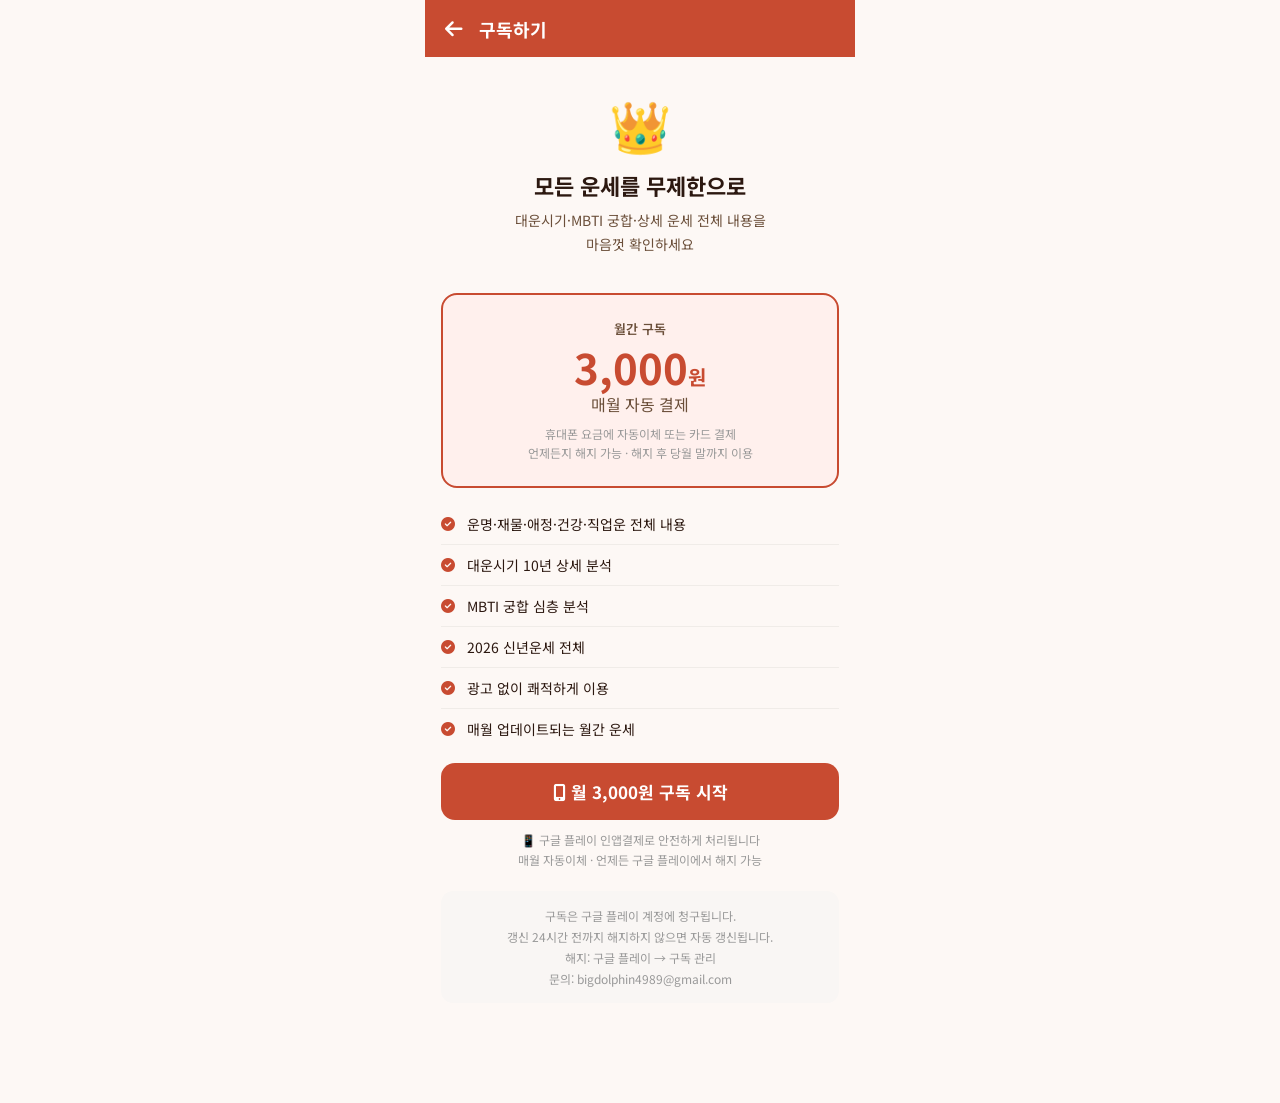
<file: unsesaju2/pages/premium.html>
<!DOCTYPE html>
<html lang="ko">
<head>
<meta charset="UTF-8">
<meta name="viewport" content="width=device-width, initial-scale=1.0, maximum-scale=1.0, user-scalable=no">
<title>구독하기</title>
<link rel="stylesheet" href="https://cdn.jsdelivr.net/npm/@fortawesome/fontawesome-free@6.4.0/css/all.min.css">
<link href="https://fonts.googleapis.com/css2?family=Noto+Sans+KR:wght@400;500;700&display=swap" rel="stylesheet">
<link rel="stylesheet" href="../css/style.css">
<style>
.benefit-list{list-style:none;margin:14px 0;}
.benefit-list li{padding:10px 0;font-size:14px;color:#2C1810;border-bottom:1px solid #f0ece8;display:flex;align-items:center;gap:10px;}
.benefit-list li:last-child{border-bottom:none;}
.benefit-list li i{color:#C84B31;width:16px;}
.price-card{background:#FFF0ED;border:2px solid #C84B31;border-radius:16px;padding:24px;text-align:center;margin:16px 0;}
.price-main{font-size:42px;font-weight:700;color:#C84B31;line-height:1;}
.price-unit{font-size:16px;color:#6B4F3A;margin-top:4px;}
.price-note{font-size:12px;color:#999;margin-top:8px;line-height:1.6;}
.pay-btn{width:100%;padding:16px;background:#C84B31;color:#fff;border:none;border-radius:14px;font-size:17px;font-weight:700;cursor:pointer;font-family:inherit;margin-bottom:10px;}
.pay-btn:active{opacity:.9;}
.already-card{background:#E8F5E9;border:1px solid #A5D6A7;border-radius:16px;padding:24px;text-align:center;margin-bottom:16px;}
</style>
</head>
<body>
<div class="page-header">
  <a href="../index.html" class="back-btn"><i class="fas fa-arrow-left"></i></a>
  <h1>구독하기</h1>
</div>
<div class="page-content">

  <div id="already-sub" style="display:none;">
    <div class="already-card">
      <i class="fas fa-crown" style="font-size:44px;color:#B8860B;margin-bottom:12px;display:block;"></i>
      <h3 style="margin-bottom:8px;color:#2E7D32;">구독 중입니다 👑</h3>
      <p style="font-size:13px;color:#388E3C;" id="expiry-label"></p>
    </div>
    <ul class="benefit-list">
      <li><i class="fas fa-check-circle"></i> 모든 운세 상세 내용 무제한</li>
      <li><i class="fas fa-check-circle"></i> 대운시기 10년 분석</li>
      <li><i class="fas fa-check-circle"></i> MBTI 궁합 상세 분석</li>
      <li><i class="fas fa-check-circle"></i> 광고 없이 이용</li>
    </ul>
    <button onclick="cancelSub()" class="btn-outline">구독 해지</button>
  </div>

  <div id="sub-section">
    <div style="text-align:center;padding:10px 0 20px;">
      <div style="font-size:50px;margin-bottom:10px;">👑</div>
      <h2 id="sub-title" style="font-size:22px;font-weight:700;color:#2C1810;margin-bottom:8px;">모든 운세를 무제한으로</h2>
      <p style="font-size:14px;color:#6B4F3A;line-height:1.7;">대운시기·MBTI 궁합·상세 운세 전체 내용을<br>마음껏 확인하세요</p>
    </div>

    <div class="price-card">
      <div style="font-size:13px;color:#6B4F3A;margin-bottom:8px;font-weight:600;">월간 구독</div>
      <div class="price-main">3,000<span style="font-size:20px;">원</span></div>
      <div class="price-unit">매월 자동 결제</div>
      <div class="price-note">휴대폰 요금에 자동이체 또는 카드 결제<br>언제든지 해지 가능 · 해지 후 당월 말까지 이용</div>
    </div>

    <ul class="benefit-list">
      <li><i class="fas fa-check-circle"></i> 운명·재물·애정·건강·직업운 전체 내용</li>
      <li><i class="fas fa-check-circle"></i> 대운시기 10년 상세 분석</li>
      <li><i class="fas fa-check-circle"></i> MBTI 궁합 심층 분석</li>
      <li><i class="fas fa-check-circle"></i> 2026 신년운세 전체</li>
      <li><i class="fas fa-check-circle"></i> 광고 없이 쾌적하게 이용</li>
      <li><i class="fas fa-check-circle"></i> 매월 업데이트되는 월간 운세</li>
    </ul>

    <!-- 구글 플레이 인앱결제 버튼 -->
    <button class="pay-btn" onclick="startPay()">
      <i class="fas fa-mobile-alt"></i> 월 3,000원 구독 시작
    </button>
    <p style="text-align:center;font-size:12px;color:#999;margin-bottom:20px;line-height:1.7;">
      📱 구글 플레이 인앱결제로 안전하게 처리됩니다<br>
      매월 자동이체 · 언제든 구글 플레이에서 해지 가능
    </p>

    <div style="background:#f9f6f4;border-radius:12px;padding:14px 16px;">
      <p style="font-size:12px;color:#999;line-height:1.75;text-align:center;">
        구독은 구글 플레이 계정에 청구됩니다.<br>
        갱신 24시간 전까지 해지하지 않으면 자동 갱신됩니다.<br>
        해지: 구글 플레이 → 구독 관리<br>
        문의: bigdolphin4989@gmail.com
      </p>
    </div>
  </div>

</div>
<script src="../js/main.js"></script>
<script src="../js/premium.js"></script>
<script>
// 이름 반영
const p=getProfile();
if(p&&p.name){
  document.getElementById('sub-title').textContent=p.name+'님, 모든 운세를 무제한으로';
}

function startPay(){
  // 구글 플레이 앱: window.Android.purchaseSubscription('fortune_monthly_3000')
  if(window.Android&&window.Android.purchaseSubscription){
    window.Android.purchaseSubscription('fortune_monthly_3000');
  } else {
    // 웹 테스트용 (앱 출시 후 자동으로 구글 인앱결제로 처리됨)
    if(confirm('월 3,000원 구독을 시작하시겠습니까?\n\n• 매월 자동이체\n• 언제든 해지 가능\n\n(앱 출시 후 구글 플레이 인앱결제로 처리됩니다)')){
      setPremium(30);
    }
  }
}

function cancelSub(){
  if(window.Android&&window.Android.openSubscriptionManagement){
    window.Android.openSubscriptionManagement();
  } else {
    alert('구글 플레이 → 프로필 아이콘 → 결제 및 구독 → 구독 관리에서 해지할 수 있습니다.');
  }
}

if(checkPremium()){
  document.getElementById('already-sub').style.display='block';
  document.getElementById('sub-section').style.display='none';
  const exp=getPremiumExpiry();
  if(exp) document.getElementById('expiry-label').textContent=`${exp.getFullYear()}년 ${exp.getMonth()+1}월 ${exp.getDate()}일까지 이용 가능`;
}
</script>
</body>
</html>
</file>
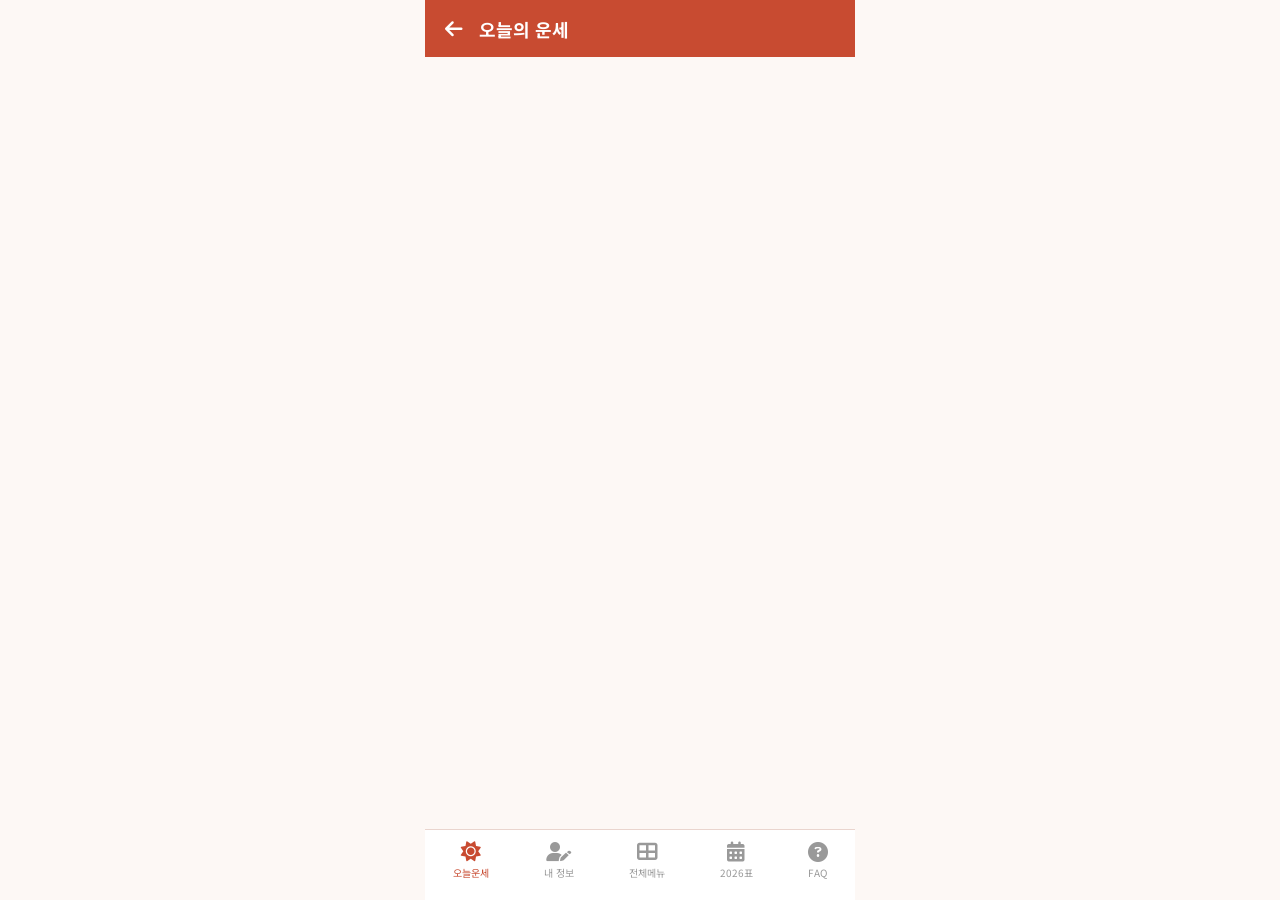
<file: unsesaju2/pages/today.html>
<!DOCTYPE html>
<html lang="ko">
<head>
<meta charset="UTF-8">
<meta name="viewport" content="width=device-width, initial-scale=1.0, maximum-scale=1.0, user-scalable=no">
<title>오늘의 운세</title>
<link rel="stylesheet" href="https://cdn.jsdelivr.net/npm/@fortawesome/fontawesome-free@6.4.0/css/all.min.css">
<link href="https://fonts.googleapis.com/css2?family=Noto+Sans+KR:wght@400;500;700&family=Noto+Serif+KR:wght@700&display=swap" rel="stylesheet">
<link rel="stylesheet" href="../css/style.css">
<style>
.top-card{background:#C84B31;border-radius:14px;padding:18px;margin-bottom:14px;color:#fff;}
.top-card .dt{font-family:'Noto Serif KR',serif;font-size:19px;font-weight:700;margin-bottom:3px;}
.top-card .ij{font-size:13px;opacity:.9;}
.top-card .ln{font-size:12px;opacity:.75;margin-top:2px;}
.ustrip{background:#fff;border:1px solid #EAD5CE;border-radius:12px;padding:12px 14px;margin-bottom:14px;display:flex;align-items:center;gap:10px;}
.ustrip .av{width:40px;height:40px;border-radius:50%;background:#C84B31;display:flex;align-items:center;justify-content:center;color:#fff;font-size:18px;flex-shrink:0;}
.star-grid{display:grid;grid-template-columns:1fr 1fr;gap:10px;margin-bottom:14px;}
.sc{background:#fff;border:1px solid #EAD5CE;border-radius:12px;padding:14px;text-align:center;}
.sc .si{font-size:22px;margin-bottom:5px;}
.sc .sn{font-size:12px;color:#999;margin-bottom:4px;}
.sc .ss{font-size:15px;color:#C84B31;letter-spacing:1px;}
.sc .sv{font-size:17px;font-weight:700;color:#C84B31;margin-top:3px;}
.lucky-grid{display:grid;grid-template-columns:repeat(4,1fr);gap:8px;margin-bottom:14px;}
.li{background:#fff;border:1px solid #EAD5CE;border-radius:10px;padding:10px 4px;text-align:center;}
.licon{font-size:18px;margin-bottom:3px;}
.ll{font-size:10px;color:#999;}
.lv{font-size:12px;font-weight:600;color:#2C1810;margin-top:2px;}
.mc{background:#fff;border:1px solid #EAD5CE;border-radius:14px;padding:16px;margin-bottom:12px;}
.mc h3{font-size:15px;color:#C84B31;margin-bottom:8px;}
.mc p{font-size:14px;line-height:1.85;color:#2C1810;}
.stease{background:#fff;border:2px solid #C84B31;border-radius:14px;padding:20px;text-align:center;margin-bottom:14px;}
.stease h4{font-size:15px;font-weight:700;color:#2C1810;margin-bottom:6px;}
.stease p{font-size:13px;color:#6B4F3A;line-height:1.6;margin-bottom:14px;}
.sbtn{background:#C84B31;color:#fff;border:none;border-radius:12px;padding:13px 24px;font-size:14px;font-weight:700;cursor:pointer;font-family:inherit;width:100%;}
.ldbox{text-align:center;padding:40px 20px;background:#fff;border:1px solid #EAD5CE;border-radius:14px;}
.ldbox i{font-size:36px;color:#C84B31;animation:spin 1s linear infinite;}
@keyframes spin{to{transform:rotate(360deg);}}
</style>
</head>
<body>
<div class="page-header">
  <a href="../index.html" class="back-btn"><i class="fas fa-arrow-left"></i></a>
  <h1>오늘의 운세</h1>
  <span id="hd" style="font-size:11px;opacity:.85;"></span>
</div>
<div class="page-content"><div id="wrap"></div></div>
<nav class="bottom-nav">
  <a href="today.html" class="nav-item active"><i class="fas fa-sun"></i><span>오늘운세</span></a>
  <a href="input.html" class="nav-item"><i class="fas fa-user-edit"></i><span>내 정보</span></a>
  <a href="../index.html" class="nav-item"><i class="fas fa-th-large"></i><span>전체메뉴</span></a>
  <a href="chart2026.html" class="nav-item"><i class="fas fa-calendar-alt"></i><span>2026표</span></a>
  <a href="faq.html" class="nav-item"><i class="fas fa-question-circle"></i><span>FAQ</span></a>
</nav>
<script src="../js/lunar.js"></script>
<script src="../js/main.js"></script>
<script src="../js/premium.js"></script>
<script>
const STEMS=['甲','乙','丙','丁','戊','己','庚','辛','壬','癸'];
const BRANCHES=['子','丑','寅','卯','辰','巳','午','未','申','酉','戌','亥'];
const ZODIACS=['쥐','소','호랑이','토끼','용','뱀','말','양','원숭이','닭','개','돼지'];
const ILJIN=['갑자','을축','병인','정묘','무진','기사','경오','신미','임신','계유','갑술','을해','병자','정축','무인','기묘','경진','신사','임오','계미','갑신','을유','병술','정해','무자','기축','경인','신묘','임진','계사','갑오','을미','병신','정유','무술','기해','경자','신축','임인','계묘','갑진','을사','병오','정미','무신','기유','경술','신해','임자','계축','갑인','을묘','병진','정사','무오','기미','경신','신유','임술','계해'];
const DAYS=['일','월','화','수','목','금','토'];
const COLORS=['빨간색','노란색','파란색','초록색','흰색','보라색','주황색'];
const NUMS=['1, 8','2, 7','3, 6','4, 9','5, 0','1, 4','2, 6'];
const DIRS=['남쪽','북쪽','동쪽','서쪽','남동쪽','남서쪽','북동쪽'];
const TIMES=['오전 9~11시','오후 1~3시','오후 3~5시','오전 7~9시','오후 7~9시','오전 11~1시','오후 5~7시'];
const STARS=[{n:'전체운',i:'✨'},{n:'재물운',i:'💰'},{n:'애정운',i:'❤️'},{n:'건강운',i:'🌿'}];
const SCORES=[[82,68,75,90],[75,85,60,78],[90,72,88,65],[68,79,85,92],[85,65,70,88],[78,90,82,75],[72,75,95,68]];

const now=new Date();
document.getElementById('hd').textContent=(now.getMonth()+1)+'/'+now.getDate();
const base=new Date(2024,0,1);
const diff=Math.floor((now-base)/86400000);
const iljinStr=ILJIN[((diff%60)+60)%60]+'일 (日)';
let lunarStr='';
try{const l=solarToLunar(now.getFullYear(),now.getMonth()+1,now.getDate());lunarStr=`음력 ${l.year}년 ${l.month}월 ${l.day}일${l.isLeap?' (윤달)':''}`;}catch(e){}

const p=JSON.parse(localStorage.getItem('fortune_profiles')||'[]')[0];
const wrap=document.getElementById('wrap');

if(!p){
  wrap.innerHTML=`<div style="text-align:center;padding:40px 20px;background:#fff;border:1px solid #EAD5CE;border-radius:16px;">
    <i class="fas fa-user-plus" style="font-size:44px;color:#C84B31;margin-bottom:14px;display:block;"></i>
    <h3 style="margin-bottom:8px;">내 정보를 먼저 입력해주세요</h3>
    <p style="font-size:13px;color:#999;margin-bottom:16px;line-height:1.6;">생년월일을 등록하면 매일 맞춤 운세를 확인할 수 있습니다</p>
    <a href="input.html" style="display:block;padding:14px;background:#C84B31;color:#fff;border-radius:12px;text-decoration:none;font-weight:700;">내 정보 입력하기</a>
  </div>`;
} else { loadToday(); }

function loadToday(){
  const name=p.name||'사용자';
  const yp={stem:STEMS[(p.year-4)%10],branch:BRANCHES[(p.year-4)%12],animal:ZODIACS[(p.year-4)%12]};
  const isPro=checkPremium();
  const seed=now.getFullYear()*10000+(now.getMonth()+1)*100+now.getDate()+(p.year||0);
  const idx=seed%7;
  const sc=SCORES[idx];

  const FALL_MSGS=[
    `오늘은 새로운 시작을 알리는 기운이 강합니다. ${name}님, 오랫동안 미뤄왔던 일을 시작하기에 최적의 날입니다.`,
    `귀인을 만날 가능성이 높습니다. ${name}님, 평소 연락이 뜸했던 지인에게 먼저 연락해보세요.`,
    `재물운이 상승하는 날입니다. ${name}님, 작은 투자나 저축을 시작하면 좋은 결과를 기대할 수 있습니다.`,
    `건강 관리에 신경 쓰는 것이 좋습니다. ${name}님, 충분한 수면과 규칙적인 식사가 중요합니다.`,
    `인간관계에서 오해가 생길 수 있습니다. ${name}님, 말과 행동을 신중하게 하세요.`,
    `창의적인 아이디어가 넘치는 날입니다. ${name}님, 오전에 중요한 업무를 처리하세요.`,
    `감정 기복이 있을 수 있습니다. ${name}님, 명상이나 산책으로 마음을 안정시키세요.`
  ];

  // 기본 화면 먼저 표시
  showTodayContent(name, yp, isPro, idx, sc, FALL_MSGS[idx], '');

  // Gemini API 호출 (XMLHttpRequest)
  const prompt=`전문 사주 해설가입니다.
[정보] 이름:${name}, 생년:${p.year}년, 성별:${p.gender==='M'?'남성':'여성'}, 오늘:${now.getFullYear()}년${now.getMonth()+1}월${now.getDate()}일, 일진:${iljinStr}
반드시 JSON만 출력(백틱금지):
{"message":"${name}님 이름포함 오늘운세한마디100자","advice":"오늘의조언70자"}`;

  const xhr=new XMLHttpRequest();
  xhr.open('POST','https://generativelanguage.googleapis.com/v1beta/models/gemini-2.0-flash:generateContent?key='+GEMINI_API_KEY,true);
  xhr.setRequestHeader('Content-Type','application/json');
  xhr.timeout=20000;
  xhr.onload=function(){
    if(xhr.status===200){
      try{
        const d=JSON.parse(xhr.responseText);
        const raw=(d.candidates?.[0]?.content?.parts?.[0]?.text||'').replace(/```json|```/gi,'').trim();
        const s=raw.indexOf('{'),e=raw.lastIndexOf('}');
        const parsed=JSON.parse(raw.slice(s,e+1));
        if(parsed.message){
          showTodayContent(name,yp,isPro,idx,sc,parsed.message,parsed.advice||'');
        }
      }catch(e){}
    }
  };
  xhr.send(JSON.stringify({contents:[{parts:[{text:prompt}]}],generationConfig:{temperature:0.8,maxOutputTokens:300}}));
}

function showTodayContent(name,yp,isPro,idx,sc,msg,advice){
  let html=`
    <div class="top-card">
      <div class="dt">${now.getFullYear()}년 ${now.getMonth()+1}월 ${now.getDate()}일 (${DAYS[now.getDay()]})</div>
      <div class="ij">오늘의 일진: ${iljinStr}</div>
      ${lunarStr?`<div class="ln">${lunarStr}</div>`:''}
    </div>
    <div class="ustrip">
      <div class="av"><i class="fas fa-user" style="font-size:18px;"></i></div>
      <div>
        <div style="font-size:14px;font-weight:700;color:#2C1810;">${name}님의 오늘 운세</div>
        <div style="font-size:12px;color:#999;">${p.year}년생 ${yp.animal}띠 · ${yp.stem}${yp.branch}년</div>
      </div>
    </div>
    <div class="star-grid">
      ${STARS.map((s,i)=>{const score=sc[i];const stars=Math.round(score/20);
        return `<div class="sc"><div class="si">${s.i}</div><div class="sn">${s.n}</div>
          <div class="ss">${'★'.repeat(stars)}${'☆'.repeat(5-stars)}</div>
          <div class="sv">${score}점</div></div>`;}).join('')}
    </div>
    <div class="lucky-grid">
      <div class="li"><div class="licon">🎨</div><div class="ll">행운 색</div><div class="lv">${COLORS[idx]}</div></div>
      <div class="li"><div class="licon">🔢</div><div class="ll">행운 숫자</div><div class="lv">${NUMS[idx]}</div></div>
      <div class="li"><div class="licon">🧭</div><div class="ll">행운 방위</div><div class="lv">${DIRS[idx]}</div></div>
      <div class="li"><div class="licon">⏰</div><div class="ll">길한 시간</div><div class="lv">${TIMES[idx]}</div></div>
    </div>
    <div class="mc">
      <h3><i class="fas fa-star"></i> ${name}님의 오늘 한마디</h3>
      <p>${msg}</p>
      ${advice?`<p style="margin-top:10px;padding-top:10px;border-top:1px solid #f0ece8;font-size:13px;color:#6B4F3A;">💡 ${advice}</p>`:''}
    </div>`;

  if(!isPro){
    html+=`<div class="stease">
      <div style="font-size:28px;margin-bottom:8px;">🔒</div>
      <h4>${name}님의 상세 운세가 궁금하시죠?</h4>
      <p>시간대별 운세·주의할 상황·<br>오늘 행운을 극대화하는 방법까지<br>구독 후 확인하세요</p>
      <button onclick="location.href='premium.html'" class="sbtn">월 3,000원으로 전체 보기</button>
      <div style="font-size:11px;color:#999;margin-top:7px;">📱 자동이체 · 언제든 해지 가능</div>
    </div>`;
  }

  html+=`<div style="display:grid;grid-template-columns:1fr 1fr;gap:10px;">
    <a href="../index.html" style="display:block;padding:13px;background:#fff;border:2px solid #C84B31;border-radius:12px;color:#C84B31;font-weight:700;font-size:14px;text-align:center;text-decoration:none;">전체 메뉴</a>
    <button onclick="loadToday()" style="padding:13px;background:#C84B31;border:none;border-radius:12px;color:#fff;font-weight:700;font-size:14px;cursor:pointer;font-family:inherit;"><i class="fas fa-redo"></i> 새로고침</button>
  </div>`;

  wrap.innerHTML=html;
}
</script>
</body>
</html>
</file>
<file: unsesaju2/css/style.css>
*{margin:0;padding:0;box-sizing:border-box;}
:root{
  --primary:#C84B31;--primary-dark:#A33D28;--primary-light:#FFF0ED;
  --gold:#B8860B;--gold-light:#FFF8E1;
  --bg:#FDF8F5;--white:#fff;
  --text:#2C1810;--text-light:#6B4F3A;--text-muted:#999;
  --border:#EAD5CE;--shadow:rgba(200,75,49,.15);
}
html,body{font-family:'Noto Sans KR',sans-serif;background:var(--bg);color:var(--text);min-height:100%;overflow-x:hidden;-webkit-tap-highlight-color:transparent;}
body{display:flex;flex-direction:column;max-width:430px;margin:0 auto;min-height:100vh;}

.page-header{background:var(--primary);color:#fff;padding:14px 16px;display:flex;align-items:center;gap:12px;position:sticky;top:0;z-index:50;flex-shrink:0;}
.page-header h1{font-size:18px;font-weight:700;flex:1;}
.back-btn{color:#fff;text-decoration:none;font-size:20px;padding:4px;line-height:1;}
.page-content{padding:20px 16px 100px;flex:1;}

.bottom-nav{position:fixed;bottom:0;left:50%;transform:translateX(-50%);width:100%;max-width:430px;display:flex;justify-content:space-around;background:#fff;border-top:1px solid var(--border);padding:8px 0 16px;z-index:100;}
.nav-item{display:flex;flex-direction:column;align-items:center;text-decoration:none;color:var(--text-muted);font-size:10px;gap:3px;padding:4px 8px;}
.nav-item i{font-size:20px;}
.nav-item.active,.nav-item:active{color:var(--primary);}

.form-group{margin-bottom:18px;}
.form-group label{display:block;font-size:14px;font-weight:600;color:var(--text);margin-bottom:6px;}
.form-group input,.form-group select{width:100%;padding:13px 14px;border:1px solid var(--border);border-radius:12px;font-size:15px;font-family:inherit;background:#fff;color:var(--text);outline:none;}
.form-group input:focus,.form-group select:focus{border-color:var(--primary);box-shadow:0 0 0 3px var(--shadow);}

.btn-primary{width:100%;padding:15px;background:var(--primary);color:#fff;border:none;border-radius:12px;font-size:16px;font-weight:700;font-family:inherit;cursor:pointer;display:block;text-align:center;text-decoration:none;}
.btn-primary:active{opacity:.9;}
.btn-primary:disabled{opacity:.5;}
.btn-outline{width:100%;padding:13px;background:#fff;color:var(--primary);border:2px solid var(--primary);border-radius:12px;font-size:15px;font-weight:700;font-family:inherit;cursor:pointer;margin-top:10px;display:block;text-align:center;text-decoration:none;}

.result-card{background:#fff;border-radius:14px;padding:20px;margin-bottom:14px;border:1px solid var(--border);}
.result-card h3{font-size:16px;color:var(--primary);margin-bottom:10px;display:flex;align-items:center;gap:8px;}
.result-card p{font-size:14px;line-height:1.85;color:var(--text);}

.score-wrap{text-align:center;margin:16px 0;}
.score-circle{width:88px;height:88px;border-radius:50%;background:var(--primary-light);border:3px solid var(--primary);display:inline-flex;flex-direction:column;align-items:center;justify-content:center;}
.score-num{font-size:26px;font-weight:700;color:var(--primary);line-height:1;}
.score-unit{font-size:11px;color:var(--primary);}

.lucky-grid{display:grid;grid-template-columns:repeat(4,1fr);gap:8px;margin:14px 0;}
.lucky-item{background:#fff;border:1px solid var(--border);border-radius:10px;padding:10px 4px;text-align:center;}
.licon{font-size:18px;margin-bottom:3px;}
.llabel{font-size:10px;color:var(--text-muted);}
.lvalue{font-size:12px;font-weight:600;color:var(--text);margin-top:2px;}

.loading{text-align:center;padding:48px 20px;}
.loading i{font-size:40px;color:var(--primary);animation:spin 1s linear infinite;}
.loading p{margin-top:12px;color:var(--text-muted);font-size:14px;}
@keyframes spin{to{transform:rotate(360deg);}}

.lock-box{background:#fff;border:2px dashed var(--primary);border-radius:16px;padding:28px 20px;text-align:center;margin:16px 0;}
.lock-box i{font-size:36px;color:var(--primary);margin-bottom:10px;display:block;}
.lock-box h4{font-size:18px;margin-bottom:8px;}
.lock-box p{font-size:13px;color:var(--text-light);line-height:1.6;margin-bottom:16px;}

.faq-item{background:#fff;border:1px solid var(--border);border-radius:12px;margin-bottom:10px;overflow:hidden;}
.faq-q{padding:16px;font-size:15px;font-weight:600;cursor:pointer;display:flex;justify-content:space-between;align-items:center;}
.faq-a{padding:0 16px;max-height:0;overflow:hidden;font-size:14px;line-height:1.75;color:var(--text-light);transition:max-height .3s,padding .3s;}
.faq-item.open .faq-a{max-height:300px;padding:0 16px 16px;}
.faq-item.open .faq-arrow{transform:rotate(180deg);}
.faq-arrow{transition:transform .3s;color:var(--text-muted);}

.plan-card{background:#fff;border:1px solid var(--border);border-radius:16px;padding:20px;margin-bottom:12px;cursor:pointer;position:relative;}
.plan-card.featured{border:2px solid var(--primary);}
.plan-badge{position:absolute;top:-11px;left:50%;transform:translateX(-50%);background:var(--primary);color:#fff;font-size:11px;font-weight:700;padding:3px 16px;border-radius:20px;white-space:nowrap;}
.plan-name{font-size:15px;font-weight:700;margin-bottom:4px;}
.plan-price{font-size:26px;font-weight:700;color:var(--primary);}
.plan-price span{font-size:14px;color:var(--text-muted);}
.plan-features{list-style:none;margin-top:12px;}
.plan-features li{font-size:13px;padding:4px 0;color:var(--text-light);}
.plan-features li::before{content:'✓ ';color:var(--primary);font-weight:700;}

.cal-wrap{background:#fff;border:1px solid var(--border);border-radius:14px;overflow:hidden;margin-bottom:14px;}
.cal-month-title{background:var(--primary);color:#fff;padding:12px 16px;font-size:15px;font-weight:700;}
.cal-head{display:grid;grid-template-columns:repeat(7,1fr);}
.cal-head span{text-align:center;font-size:11px;font-weight:600;padding:6px 2px;background:#FFF0ED;}
.cal-body{display:grid;grid-template-columns:repeat(7,1fr);gap:1px;background:var(--border);}
.cal-day{background:#fff;padding:4px 2px;text-align:center;min-height:50px;}
.cal-day .sol{font-size:13px;font-weight:500;}
.cal-day .lun{font-size:9px;color:var(--text-muted);}
.cal-day .pillar{font-size:9px;color:var(--primary);}
.cal-day.today{background:var(--primary);}
.cal-day.today .sol,.cal-day.today .lun,.cal-day.today .pillar{color:#fff;}
.cal-day.sun .sol{color:#e53935;}
.cal-day.sat .sol{color:#1565C0;}
.cal-day.empty{background:#f9f6f4;}
</file>
